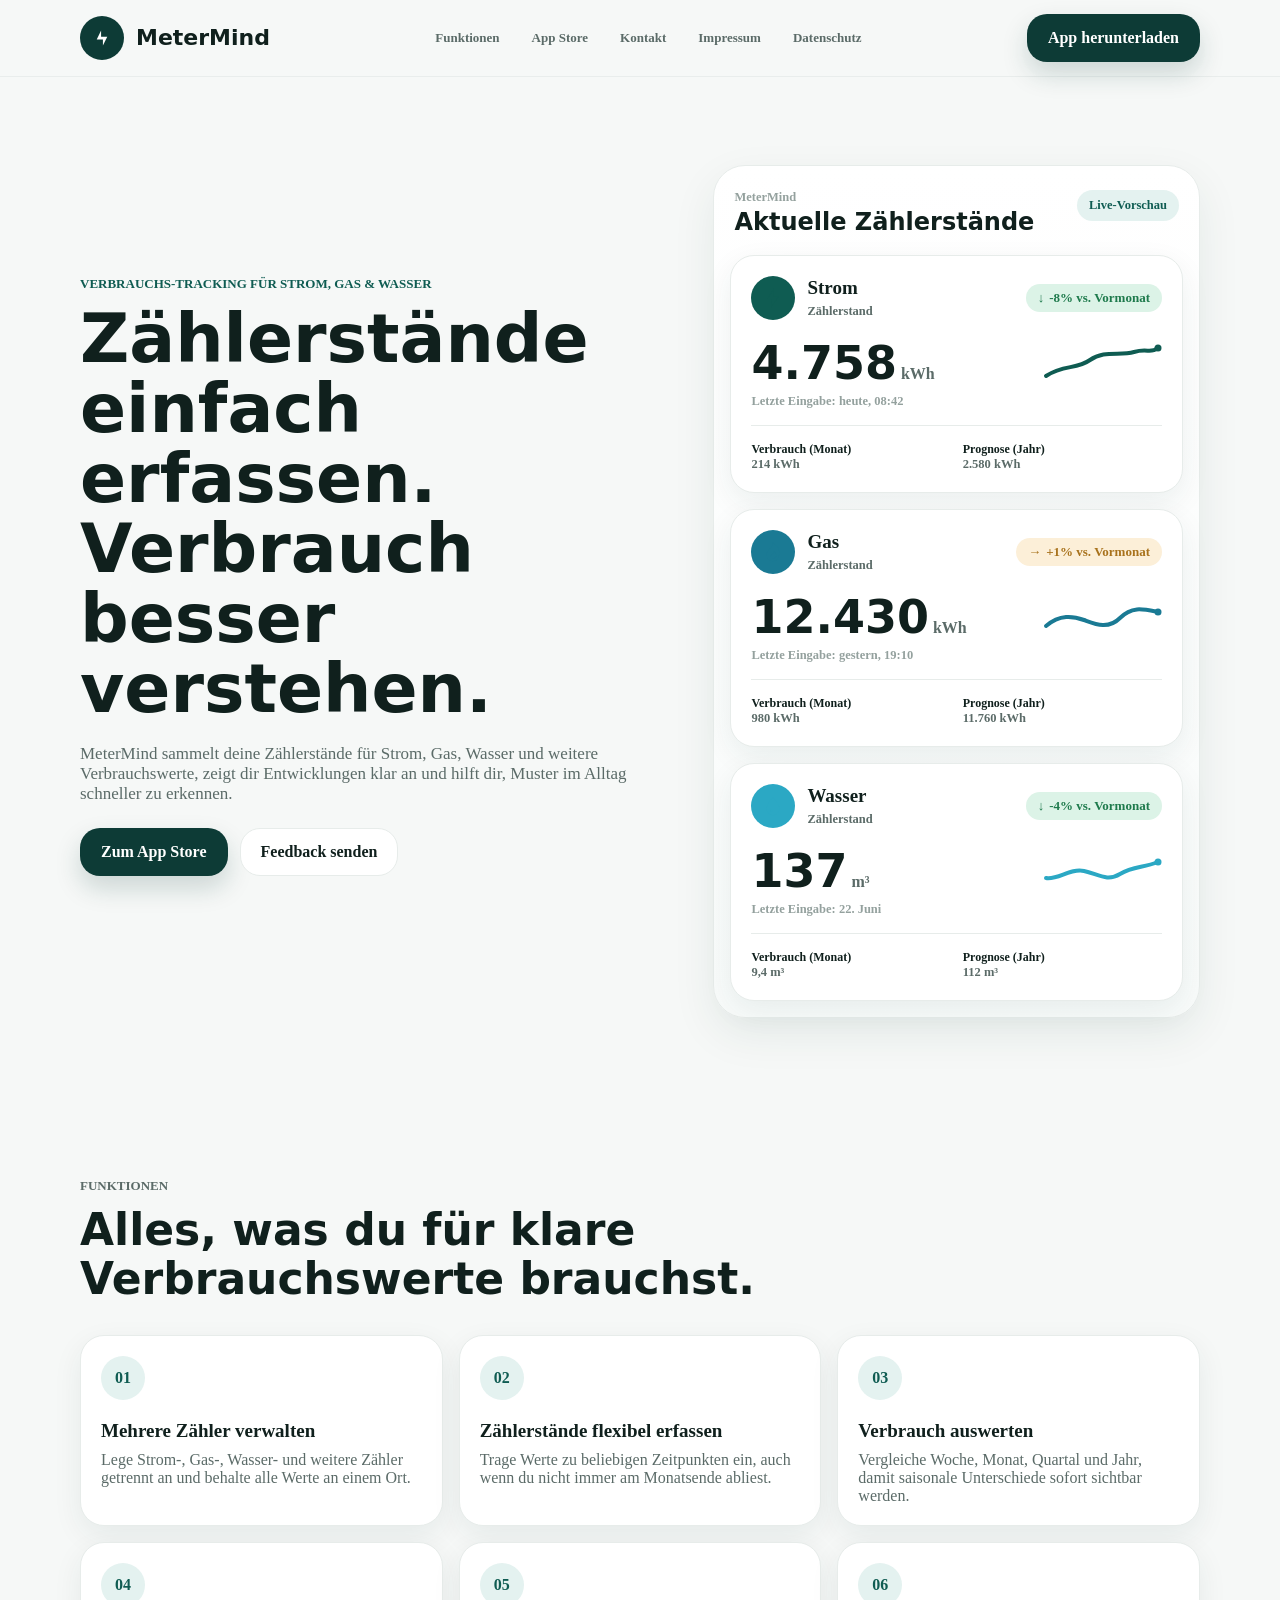
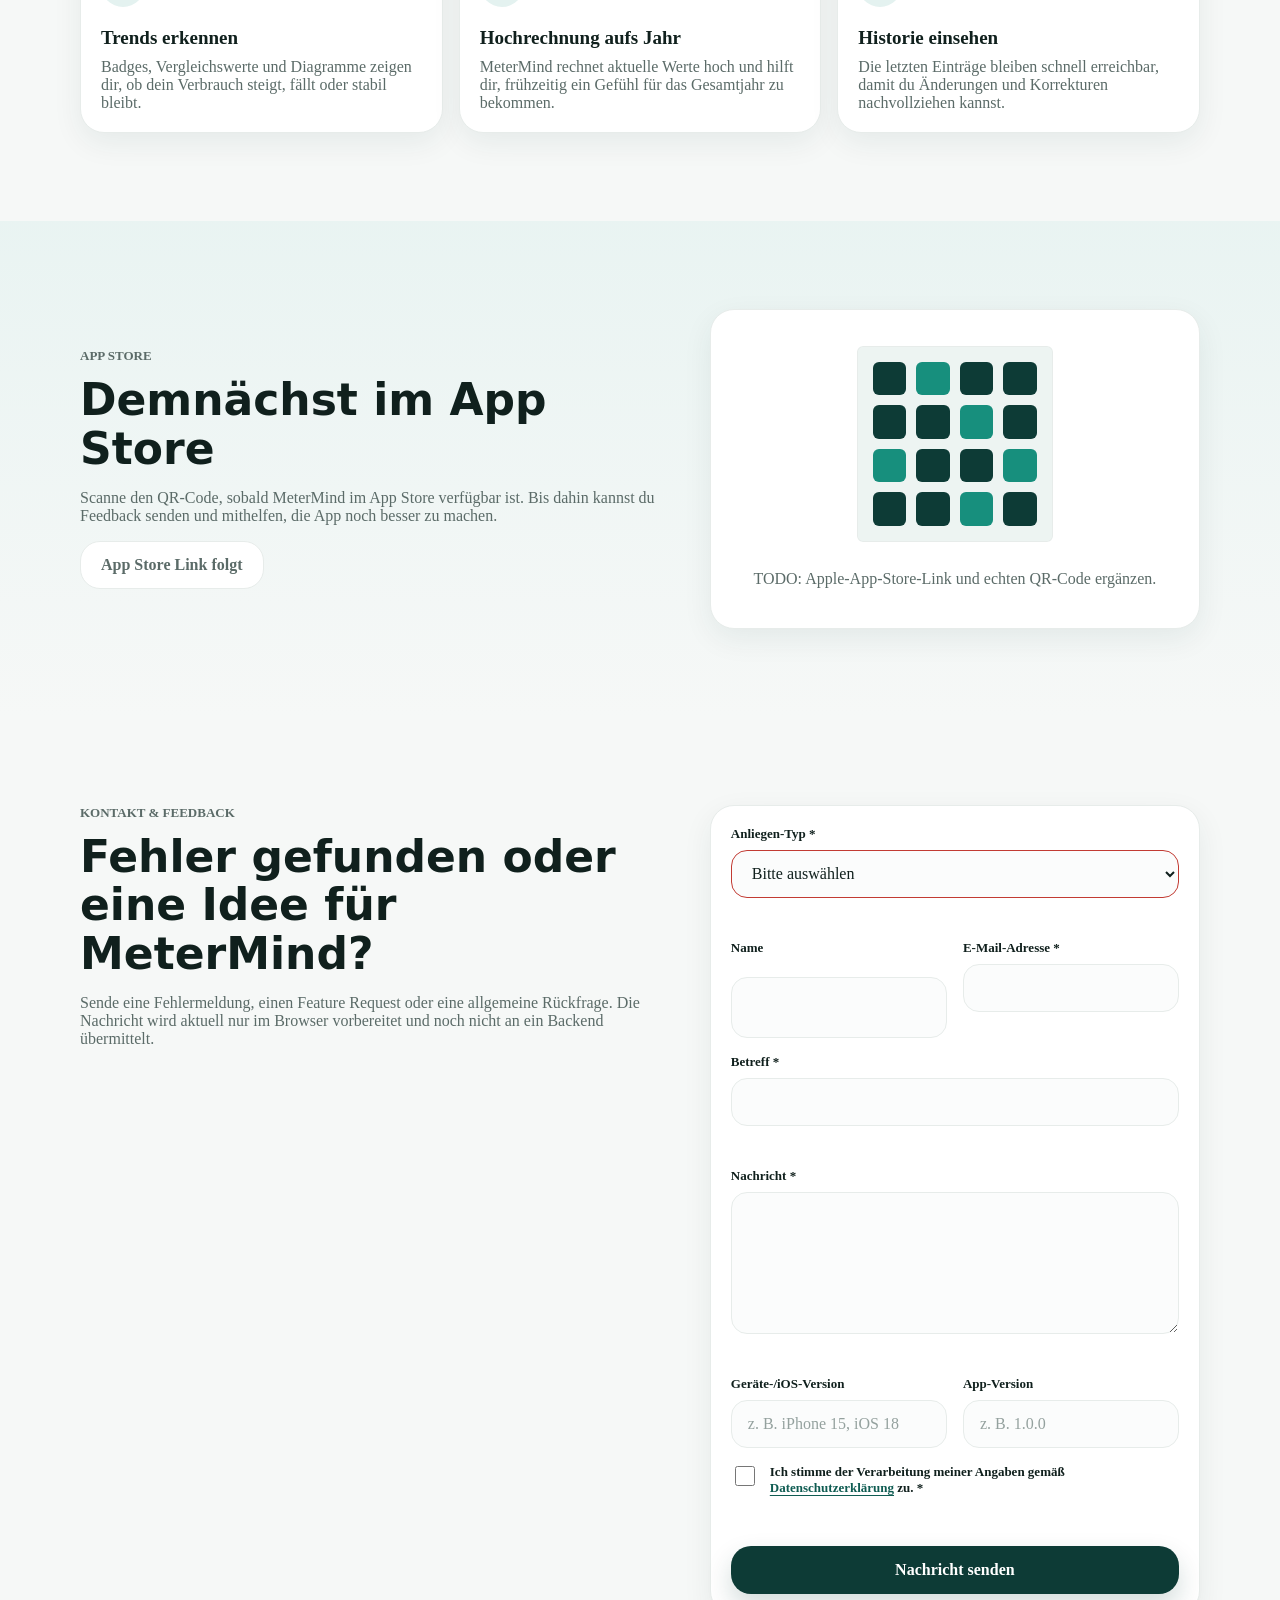
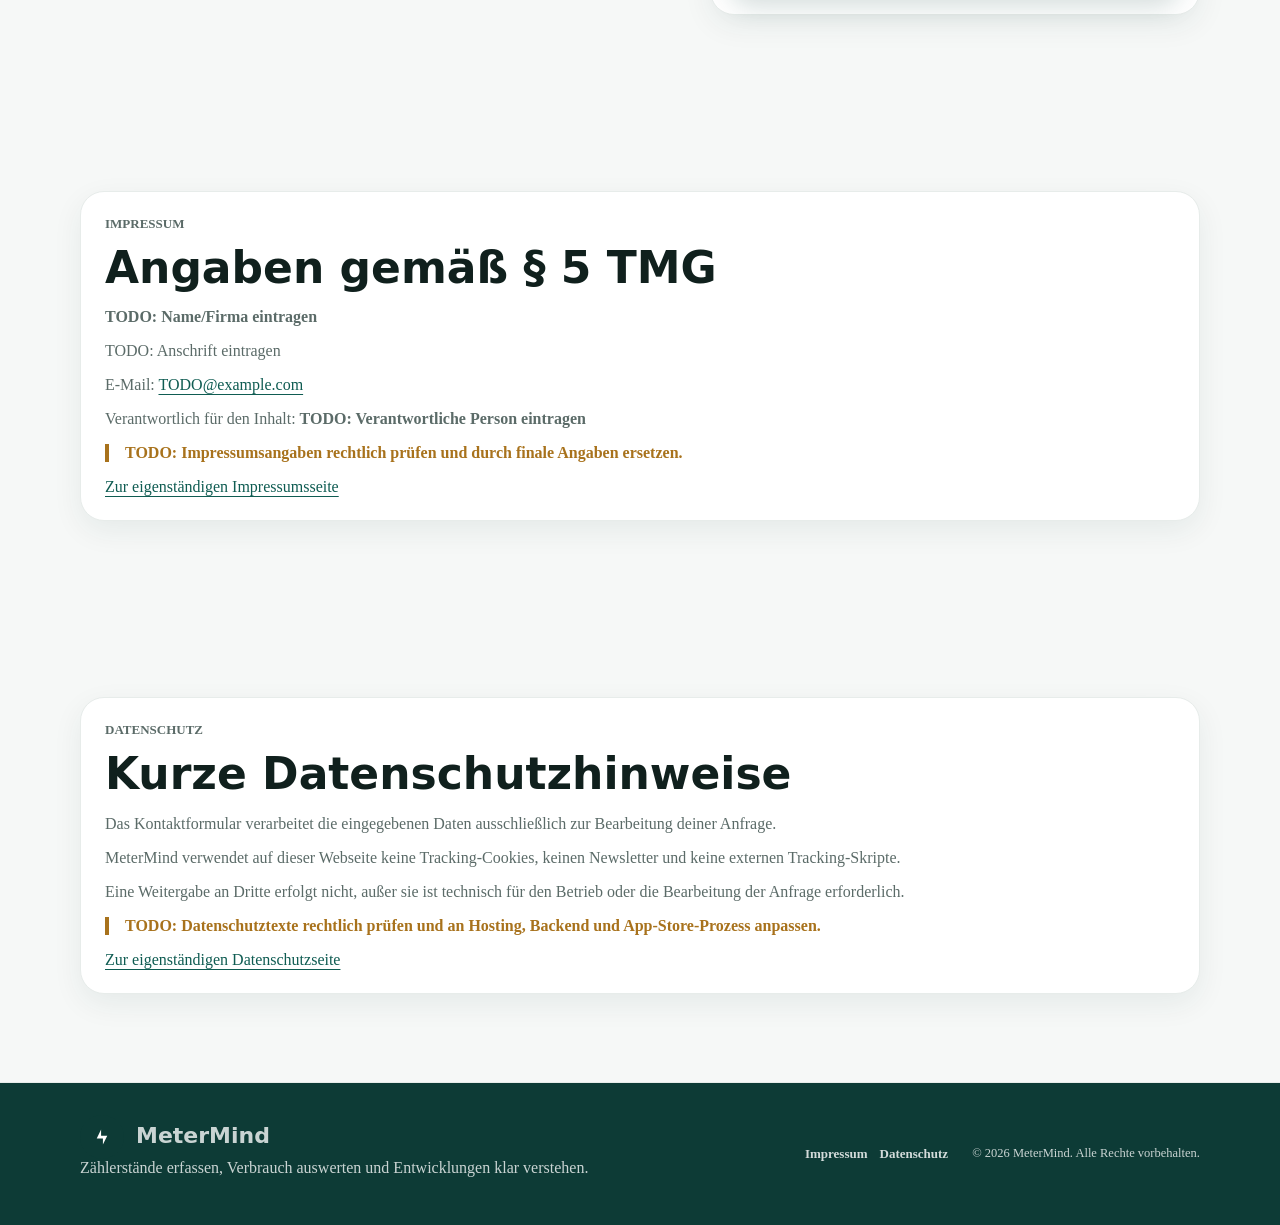
<file: Website/index.html>
<!doctype html>
<html lang="de">
  <head>
    <meta charset="utf-8">
    <meta name="viewport" content="width=device-width, initial-scale=1">
    <meta name="description" content="MeterMind hilft dir, Zählerstände für Strom, Gas, Wasser und weitere Verbrauchswerte einfach zu erfassen und auszuwerten.">
    <title>MeterMind - Zählerstände einfach erfassen</title>
    <link rel="icon" href="./favicon.svg" type="image/svg+xml">
    <link rel="stylesheet" href="./styles.css">
  </head>
  <body>
    <a class="skip-link" href="#main">Zum Inhalt springen</a>

    <header class="site-header" aria-label="Hauptnavigation">
      <div class="container header-shell">
        <a class="brand" href="#top" aria-label="MeterMind Startseite">
          <span class="brand-mark" aria-hidden="true">
            <svg viewBox="0 0 24 24" role="img">
              <path d="M6.25 13.5 11 3.75v6.75h6.75L13 20.25V13.5H6.25Z"></path>
            </svg>
          </span>
          <span>MeterMind</span>
        </a>

        <nav class="nav-links" aria-label="Seitenbereiche">
          <a href="#funktionen">Funktionen</a>
          <a href="#app-store">App Store</a>
          <a href="#kontakt">Kontakt</a>
          <a href="#impressum">Impressum</a>
          <a href="#datenschutz">Datenschutz</a>
        </nav>

        <a class="button button-primary header-cta" href="#app-store">App herunterladen</a>
      </div>
    </header>

    <main id="main">
      <section id="top" class="hero section">
        <div class="container hero-grid">
          <div class="hero-copy">
            <p class="eyebrow">Verbrauchs-Tracking für Strom, Gas & Wasser</p>
            <h1>Zählerstände einfach erfassen. Verbrauch besser verstehen.</h1>
            <p class="hero-text">
              MeterMind sammelt deine Zählerstände für Strom, Gas, Wasser und weitere Verbrauchswerte, zeigt dir Entwicklungen klar an und hilft dir, Muster im Alltag schneller zu erkennen.
            </p>
            <div class="hero-actions" aria-label="Primäre Aktionen">
              <a class="button button-primary" href="#app-store">Zum App Store</a>
              <a class="button button-secondary" href="#kontakt">Feedback senden</a>
            </div>
          </div>

          <div class="app-preview" aria-label="App-Vorschau mit Beispielwerten">
            <div class="preview-bar">
              <div>
                <p class="preview-kicker">MeterMind</p>
                <h2>Aktuelle Zählerstände</h2>
              </div>
              <span class="preview-pill">Live-Vorschau</span>
            </div>

            <article class="metric-card metric-strom">
              <div class="metric-head">
                <div class="metric-title-row">
                  <span class="metric-icon" aria-hidden="true">
                    <svg viewBox="0 0 24 24"><path d="M13 2 5.8 13h5.1L10 22l8.2-12h-5.4L13 2Z"></path></svg>
                  </span>
                  <div>
                    <h3>Strom</h3>
                    <p>Zählerstand</p>
                  </div>
                </div>
                <span class="trend trend-positive"><span aria-hidden="true">↓</span> -8% vs. Vormonat</span>
              </div>
              <div class="metric-body">
                <p class="metric-value"><span>4.758</span> <small>kWh</small></p>
                <svg class="sparkline" viewBox="0 0 120 42" aria-hidden="true">
                  <path d="M4 34 C22 22, 34 28, 48 18 S78 14, 92 10 S108 12, 116 6"></path>
                  <circle cx="116" cy="6" r="3.5"></circle>
                </svg>
              </div>
              <p class="metric-meta">Letzte Eingabe: heute, 08:42</p>
              <div class="metric-footer">
                <span><strong>Verbrauch (Monat)</strong> 214 kWh</span>
                <span><strong>Prognose (Jahr)</strong> 2.580 kWh</span>
              </div>
            </article>

            <article class="metric-card metric-gas">
              <div class="metric-head">
                <div class="metric-title-row">
                  <span class="metric-icon" aria-hidden="true">
                    <svg viewBox="0 0 24 24"><path d="M12.2 22c-4 0-7.1-2.8-7.1-6.7 0-3 1.7-5 3.8-7.1C10.4 6.6 12 4.9 12 2c3.8 2.3 7 6.5 7 10.8 0 5.7-3.7 9.2-6.8 9.2Zm.2-3.2c1.8 0 3.2-1.2 3.2-3 0-1.9-1.1-3.4-2.5-4.8-.3 1.5-1.1 2.5-2 3.4-.8.8-1.4 1.5-1.4 2.4 0 1.2 1.1 2 2.7 2Z"></path></svg>
                  </span>
                  <div>
                    <h3>Gas</h3>
                    <p>Zählerstand</p>
                  </div>
                </div>
                <span class="trend trend-neutral"><span aria-hidden="true">→</span> +1% vs. Vormonat</span>
              </div>
              <div class="metric-body">
                <p class="metric-value"><span>12.430</span> <small>kWh</small></p>
                <svg class="sparkline" viewBox="0 0 120 42" aria-hidden="true">
                  <path d="M4 30 C18 18, 31 20, 42 24 S66 34, 78 22 S101 13, 116 16"></path>
                  <circle cx="116" cy="16" r="3.5"></circle>
                </svg>
              </div>
              <p class="metric-meta">Letzte Eingabe: gestern, 19:10</p>
              <div class="metric-footer">
                <span><strong>Verbrauch (Monat)</strong> 980 kWh</span>
                <span><strong>Prognose (Jahr)</strong> 11.760 kWh</span>
              </div>
            </article>

            <article class="metric-card metric-wasser">
              <div class="metric-head">
                <div class="metric-title-row">
                  <span class="metric-icon" aria-hidden="true">
                    <svg viewBox="0 0 24 24"><path d="M12 22a7 7 0 0 1-7-7c0-4.7 5.2-10.6 6.5-12a.7.7 0 0 1 1 0C13.8 4.4 19 10.3 19 15a7 7 0 0 1-7 7Zm-3.2-6.8a3.2 3.2 0 0 0 3.2 3.2"></path></svg>
                  </span>
                  <div>
                    <h3>Wasser</h3>
                    <p>Zählerstand</p>
                  </div>
                </div>
                <span class="trend trend-positive"><span aria-hidden="true">↓</span> -4% vs. Vormonat</span>
              </div>
              <div class="metric-body">
                <p class="metric-value"><span>137</span> <small>m³</small></p>
                <svg class="sparkline" viewBox="0 0 120 42" aria-hidden="true">
                  <path d="M4 28 C16 30, 28 18, 42 21 S65 32, 78 24 S101 18, 116 12"></path>
                  <circle cx="116" cy="12" r="3.5"></circle>
                </svg>
              </div>
              <p class="metric-meta">Letzte Eingabe: 22. Juni</p>
              <div class="metric-footer">
                <span><strong>Verbrauch (Monat)</strong> 9,4 m³</span>
                <span><strong>Prognose (Jahr)</strong> 112 m³</span>
              </div>
            </article>
          </div>
        </div>
      </section>

      <section id="funktionen" class="section">
        <div class="container">
          <div class="section-heading">
            <p class="eyebrow">Funktionen</p>
            <h2>Alles, was du für klare Verbrauchswerte brauchst.</h2>
          </div>
          <div class="feature-grid">
            <article class="feature-card">
              <span class="feature-icon" aria-hidden="true">01</span>
              <h3>Mehrere Zähler verwalten</h3>
              <p>Lege Strom-, Gas-, Wasser- und weitere Zähler getrennt an und behalte alle Werte an einem Ort.</p>
            </article>
            <article class="feature-card">
              <span class="feature-icon" aria-hidden="true">02</span>
              <h3>Zählerstände flexibel erfassen</h3>
              <p>Trage Werte zu beliebigen Zeitpunkten ein, auch wenn du nicht immer am Monatsende abliest.</p>
            </article>
            <article class="feature-card">
              <span class="feature-icon" aria-hidden="true">03</span>
              <h3>Verbrauch auswerten</h3>
              <p>Vergleiche Woche, Monat, Quartal und Jahr, damit saisonale Unterschiede sofort sichtbar werden.</p>
            </article>
            <article class="feature-card">
              <span class="feature-icon" aria-hidden="true">04</span>
              <h3>Trends erkennen</h3>
              <p>Badges, Vergleichswerte und Diagramme zeigen dir, ob dein Verbrauch steigt, fällt oder stabil bleibt.</p>
            </article>
            <article class="feature-card">
              <span class="feature-icon" aria-hidden="true">05</span>
              <h3>Hochrechnung aufs Jahr</h3>
              <p>MeterMind rechnet aktuelle Werte hoch und hilft dir, frühzeitig ein Gefühl für das Gesamtjahr zu bekommen.</p>
            </article>
            <article class="feature-card">
              <span class="feature-icon" aria-hidden="true">06</span>
              <h3>Historie einsehen</h3>
              <p>Die letzten Einträge bleiben schnell erreichbar, damit du Änderungen und Korrekturen nachvollziehen kannst.</p>
            </article>
          </div>
        </div>
      </section>

      <section id="app-store" class="section section-band">
        <div class="container app-store-grid">
          <div>
            <p class="eyebrow">App Store</p>
            <h2>Demnächst im App Store</h2>
            <p>
              Scanne den QR-Code, sobald MeterMind im App Store verfügbar ist. Bis dahin kannst du Feedback senden und mithelfen, die App noch besser zu machen.
            </p>
            <a class="button button-muted" href="#" aria-disabled="true" data-disabled-link>App Store Link folgt</a>
          </div>
          <div class="qr-panel" aria-label="Platzhalter für App-Store-QR-Code">
            <div class="qr-code" aria-hidden="true">
              <span></span><span></span><span></span><span></span>
              <span></span><span></span><span></span><span></span>
              <span></span><span></span><span></span><span></span>
              <span></span><span></span><span></span><span></span>
            </div>
            <p>TODO: Apple-App-Store-Link und echten QR-Code ergänzen.</p>
          </div>
        </div>
      </section>

      <section id="kontakt" class="section">
        <div class="container contact-grid">
          <div class="contact-copy">
            <p class="eyebrow">Kontakt & Feedback</p>
            <h2>Fehler gefunden oder eine Idee für MeterMind?</h2>
            <p>
              Sende eine Fehlermeldung, einen Feature Request oder eine allgemeine Rückfrage. Die Nachricht wird aktuell nur im Browser vorbereitet und noch nicht an ein Backend übermittelt.
            </p>
          </div>

          <form class="contact-form" id="feedbackForm" novalidate>
            <div class="form-status" id="formStatus" role="status" aria-live="polite"></div>
            <div class="field">
              <label for="type">Anliegen-Typ <span aria-hidden="true">*</span></label>
              <select id="type" name="type" required>
                <option value="">Bitte auswählen</option>
                <option>Fehler melden</option>
                <option>Feature Request</option>
                <option>Allgemeine Anfrage</option>
              </select>
              <p class="field-error" id="type-error"></p>
            </div>
            <div class="form-row">
              <div class="field">
                <label for="name">Name</label>
                <input id="name" name="name" type="text" autocomplete="name">
              </div>
              <div class="field">
                <label for="email">E-Mail-Adresse <span aria-hidden="true">*</span></label>
                <input id="email" name="email" type="email" autocomplete="email" required>
                <p class="field-error" id="email-error"></p>
              </div>
            </div>
            <div class="field">
              <label for="subject">Betreff <span aria-hidden="true">*</span></label>
              <input id="subject" name="subject" type="text" required>
              <p class="field-error" id="subject-error"></p>
            </div>
            <div class="field">
              <label for="message">Nachricht <span aria-hidden="true">*</span></label>
              <textarea id="message" name="message" rows="6" required></textarea>
              <p class="field-error" id="message-error"></p>
            </div>
            <div class="form-row">
              <div class="field">
                <label for="device">Geräte-/iOS-Version</label>
                <input id="device" name="device" type="text" placeholder="z. B. iPhone 15, iOS 18">
              </div>
              <div class="field">
                <label for="appVersion">App-Version</label>
                <input id="appVersion" name="appVersion" type="text" placeholder="z. B. 1.0.0">
              </div>
            </div>
            <div class="checkbox-field">
              <input id="privacy" name="privacy" type="checkbox" required>
              <label for="privacy">Ich stimme der Verarbeitung meiner Angaben gemäß <a href="#datenschutz">Datenschutzerklärung</a> zu. <span aria-hidden="true">*</span></label>
            </div>
            <p class="field-error" id="privacy-error"></p>
            <button class="button button-primary" type="submit">Nachricht senden</button>
          </form>
        </div>
      </section>

      <section id="impressum" class="section legal-section">
        <div class="container legal-card">
          <p class="eyebrow">Impressum</p>
          <h2>Angaben gemäß § 5 TMG</h2>
          <p><strong>TODO: Name/Firma eintragen</strong></p>
          <p>TODO: Anschrift eintragen</p>
          <p>E-Mail: <a href="mailto:TODO@example.com">TODO@example.com</a></p>
          <p>Verantwortlich für den Inhalt: <strong>TODO: Verantwortliche Person eintragen</strong></p>
          <p class="todo-note">TODO: Impressumsangaben rechtlich prüfen und durch finale Angaben ersetzen.</p>
          <p><a href="./impressum/">Zur eigenständigen Impressumsseite</a></p>
        </div>
      </section>

      <section id="datenschutz" class="section legal-section">
        <div class="container legal-card">
          <p class="eyebrow">Datenschutz</p>
          <h2>Kurze Datenschutzhinweise</h2>
          <p>Das Kontaktformular verarbeitet die eingegebenen Daten ausschließlich zur Bearbeitung deiner Anfrage.</p>
          <p>MeterMind verwendet auf dieser Webseite keine Tracking-Cookies, keinen Newsletter und keine externen Tracking-Skripte.</p>
          <p>Eine Weitergabe an Dritte erfolgt nicht, außer sie ist technisch für den Betrieb oder die Bearbeitung der Anfrage erforderlich.</p>
          <p class="todo-note">TODO: Datenschutztexte rechtlich prüfen und an Hosting, Backend und App-Store-Prozess anpassen.</p>
          <p><a href="./datenschutz/">Zur eigenständigen Datenschutzseite</a></p>
        </div>
      </section>
    </main>

    <footer class="site-footer">
      <div class="container footer-grid">
        <div>
          <a class="brand footer-brand" href="#top" aria-label="MeterMind Startseite">
            <span class="brand-mark" aria-hidden="true">
              <svg viewBox="0 0 24 24"><path d="M6.25 13.5 11 3.75v6.75h6.75L13 20.25V13.5H6.25Z"></path></svg>
            </span>
            <span>MeterMind</span>
          </a>
          <p>Zählerstände erfassen, Verbrauch auswerten und Entwicklungen klar verstehen.</p>
        </div>
        <nav aria-label="Footer Navigation">
          <a href="#impressum">Impressum</a>
          <a href="#datenschutz">Datenschutz</a>
        </nav>
        <p class="copyright">© <span id="year"></span> MeterMind. Alle Rechte vorbehalten.</p>
      </div>
    </footer>

    <script src="./script.js"></script>
  </body>
</html>
</file>
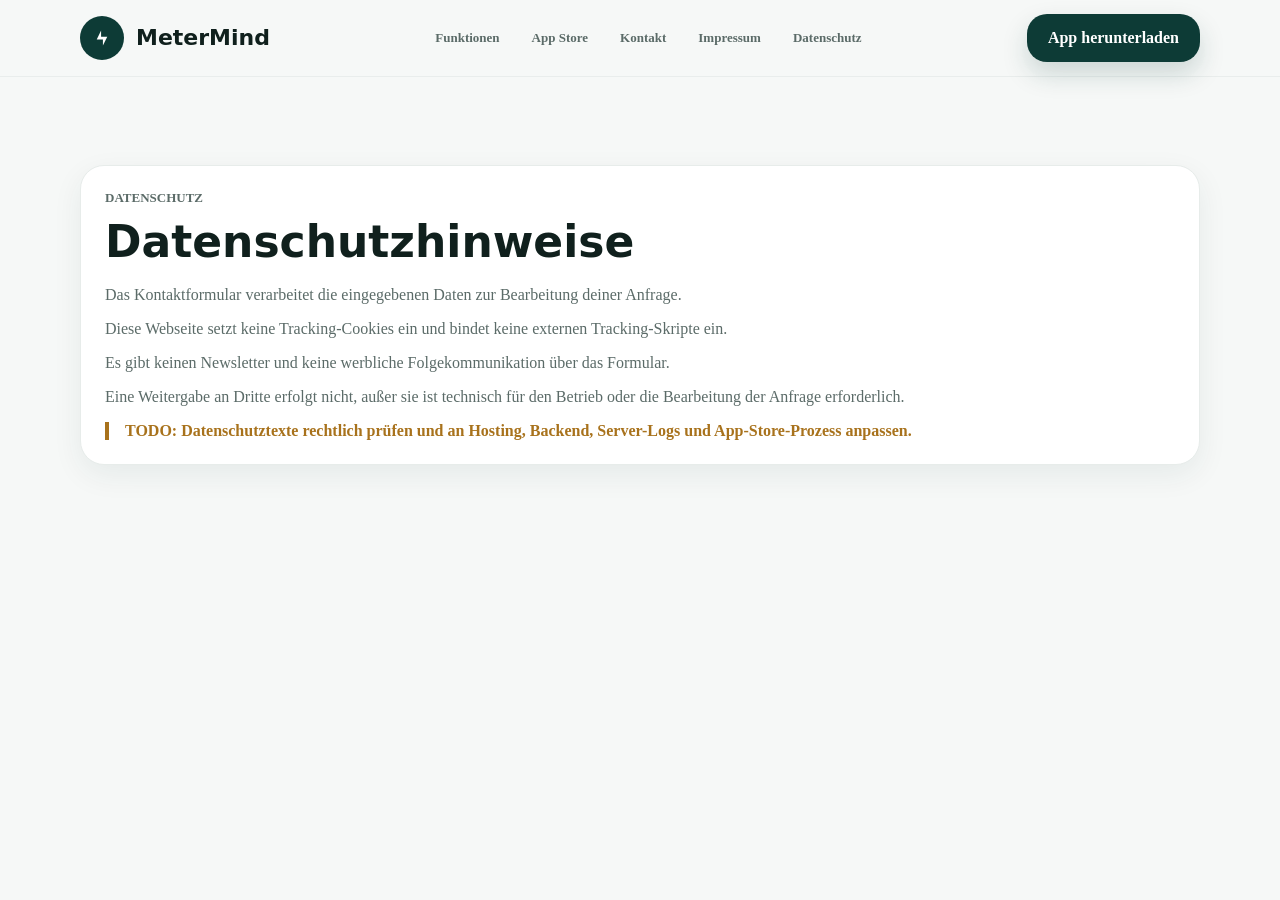
<file: Website/datenschutz/index.html>
<!doctype html>
<html lang="de">
  <head>
    <meta charset="utf-8">
    <meta name="viewport" content="width=device-width, initial-scale=1">
    <meta name="description" content="Datenschutzhinweise der MeterMind Webseite.">
    <title>Datenschutz - MeterMind</title>
    <link rel="icon" href="../favicon.svg" type="image/svg+xml">
    <link rel="stylesheet" href="../styles.css">
  </head>
  <body>
    <header class="site-header" aria-label="Hauptnavigation">
      <div class="container header-shell">
        <a class="brand" href="../">
          <span class="brand-mark" aria-hidden="true">
            <svg viewBox="0 0 24 24"><path d="M6.25 13.5 11 3.75v6.75h6.75L13 20.25V13.5H6.25Z"></path></svg>
          </span>
          <span>MeterMind</span>
        </a>
        <nav class="nav-links" aria-label="Seitenbereiche">
          <a href="../#funktionen">Funktionen</a>
          <a href="../#app-store">App Store</a>
          <a href="../#kontakt">Kontakt</a>
          <a href="../impressum/">Impressum</a>
          <a href="../datenschutz/">Datenschutz</a>
        </nav>
        <a class="button button-primary header-cta" href="../#app-store">App herunterladen</a>
      </div>
    </header>
    <main class="section">
      <article class="container legal-card">
        <p class="eyebrow">Datenschutz</p>
        <h1>Datenschutzhinweise</h1>
        <p>Das Kontaktformular verarbeitet die eingegebenen Daten zur Bearbeitung deiner Anfrage.</p>
        <p>Diese Webseite setzt keine Tracking-Cookies ein und bindet keine externen Tracking-Skripte ein.</p>
        <p>Es gibt keinen Newsletter und keine werbliche Folgekommunikation über das Formular.</p>
        <p>Eine Weitergabe an Dritte erfolgt nicht, außer sie ist technisch für den Betrieb oder die Bearbeitung der Anfrage erforderlich.</p>
        <p class="todo-note">TODO: Datenschutztexte rechtlich prüfen und an Hosting, Backend, Server-Logs und App-Store-Prozess anpassen.</p>
      </article>
    </main>
  </body>
</html>
</file>
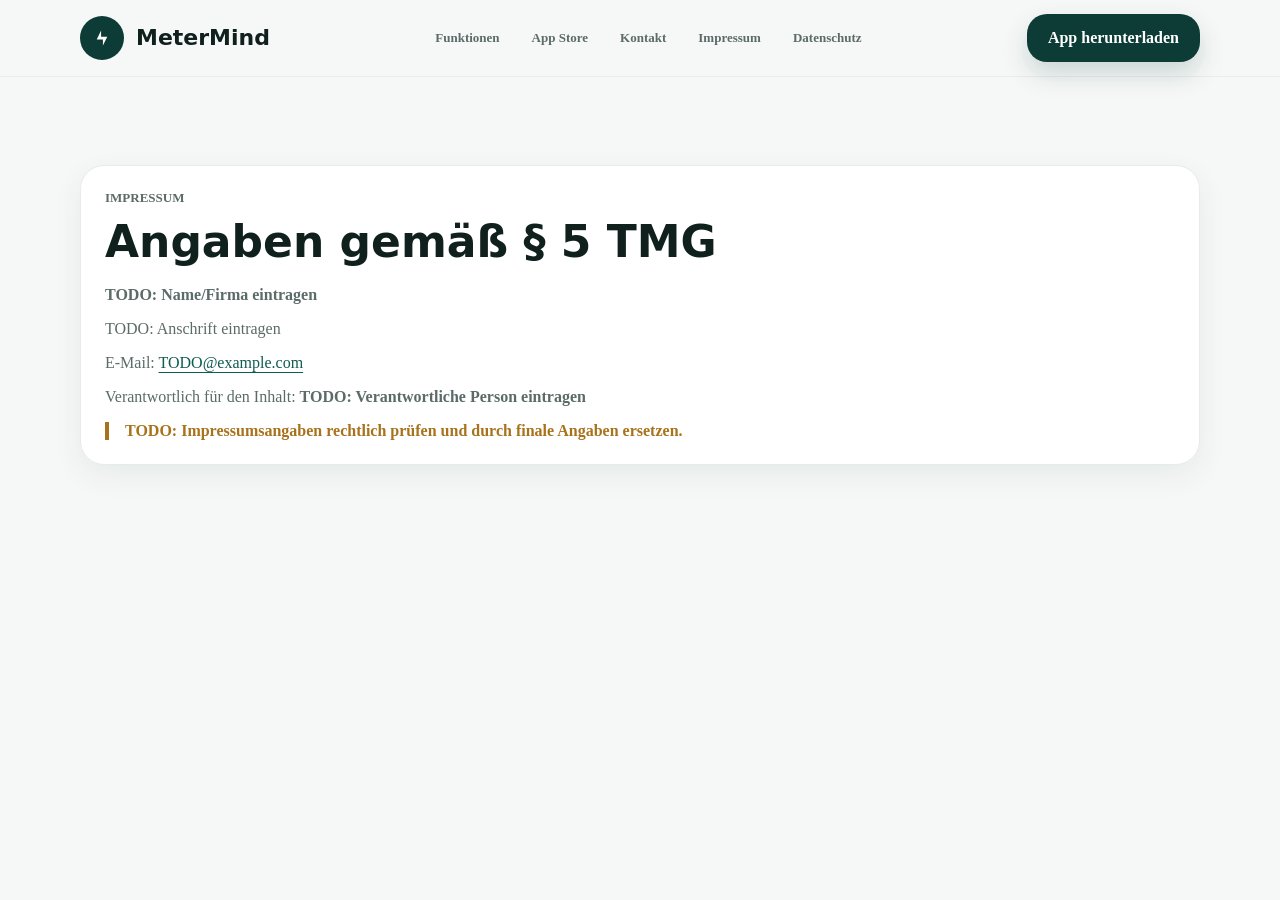
<file: Website/impressum/index.html>
<!doctype html>
<html lang="de">
  <head>
    <meta charset="utf-8">
    <meta name="viewport" content="width=device-width, initial-scale=1">
    <meta name="description" content="Impressum der MeterMind Webseite.">
    <title>Impressum - MeterMind</title>
    <link rel="icon" href="../favicon.svg" type="image/svg+xml">
    <link rel="stylesheet" href="../styles.css">
  </head>
  <body>
    <header class="site-header" aria-label="Hauptnavigation">
      <div class="container header-shell">
        <a class="brand" href="../">
          <span class="brand-mark" aria-hidden="true">
            <svg viewBox="0 0 24 24"><path d="M6.25 13.5 11 3.75v6.75h6.75L13 20.25V13.5H6.25Z"></path></svg>
          </span>
          <span>MeterMind</span>
        </a>
        <nav class="nav-links" aria-label="Seitenbereiche">
          <a href="../#funktionen">Funktionen</a>
          <a href="../#app-store">App Store</a>
          <a href="../#kontakt">Kontakt</a>
          <a href="../impressum/">Impressum</a>
          <a href="../datenschutz/">Datenschutz</a>
        </nav>
        <a class="button button-primary header-cta" href="../#app-store">App herunterladen</a>
      </div>
    </header>
    <main class="section">
      <article class="container legal-card">
        <p class="eyebrow">Impressum</p>
        <h1>Angaben gemäß § 5 TMG</h1>
        <p><strong>TODO: Name/Firma eintragen</strong></p>
        <p>TODO: Anschrift eintragen</p>
        <p>E-Mail: <a href="mailto:TODO@example.com">TODO@example.com</a></p>
        <p>Verantwortlich für den Inhalt: <strong>TODO: Verantwortliche Person eintragen</strong></p>
        <p class="todo-note">TODO: Impressumsangaben rechtlich prüfen und durch finale Angaben ersetzen.</p>
      </article>
    </main>
  </body>
</html>
</file>
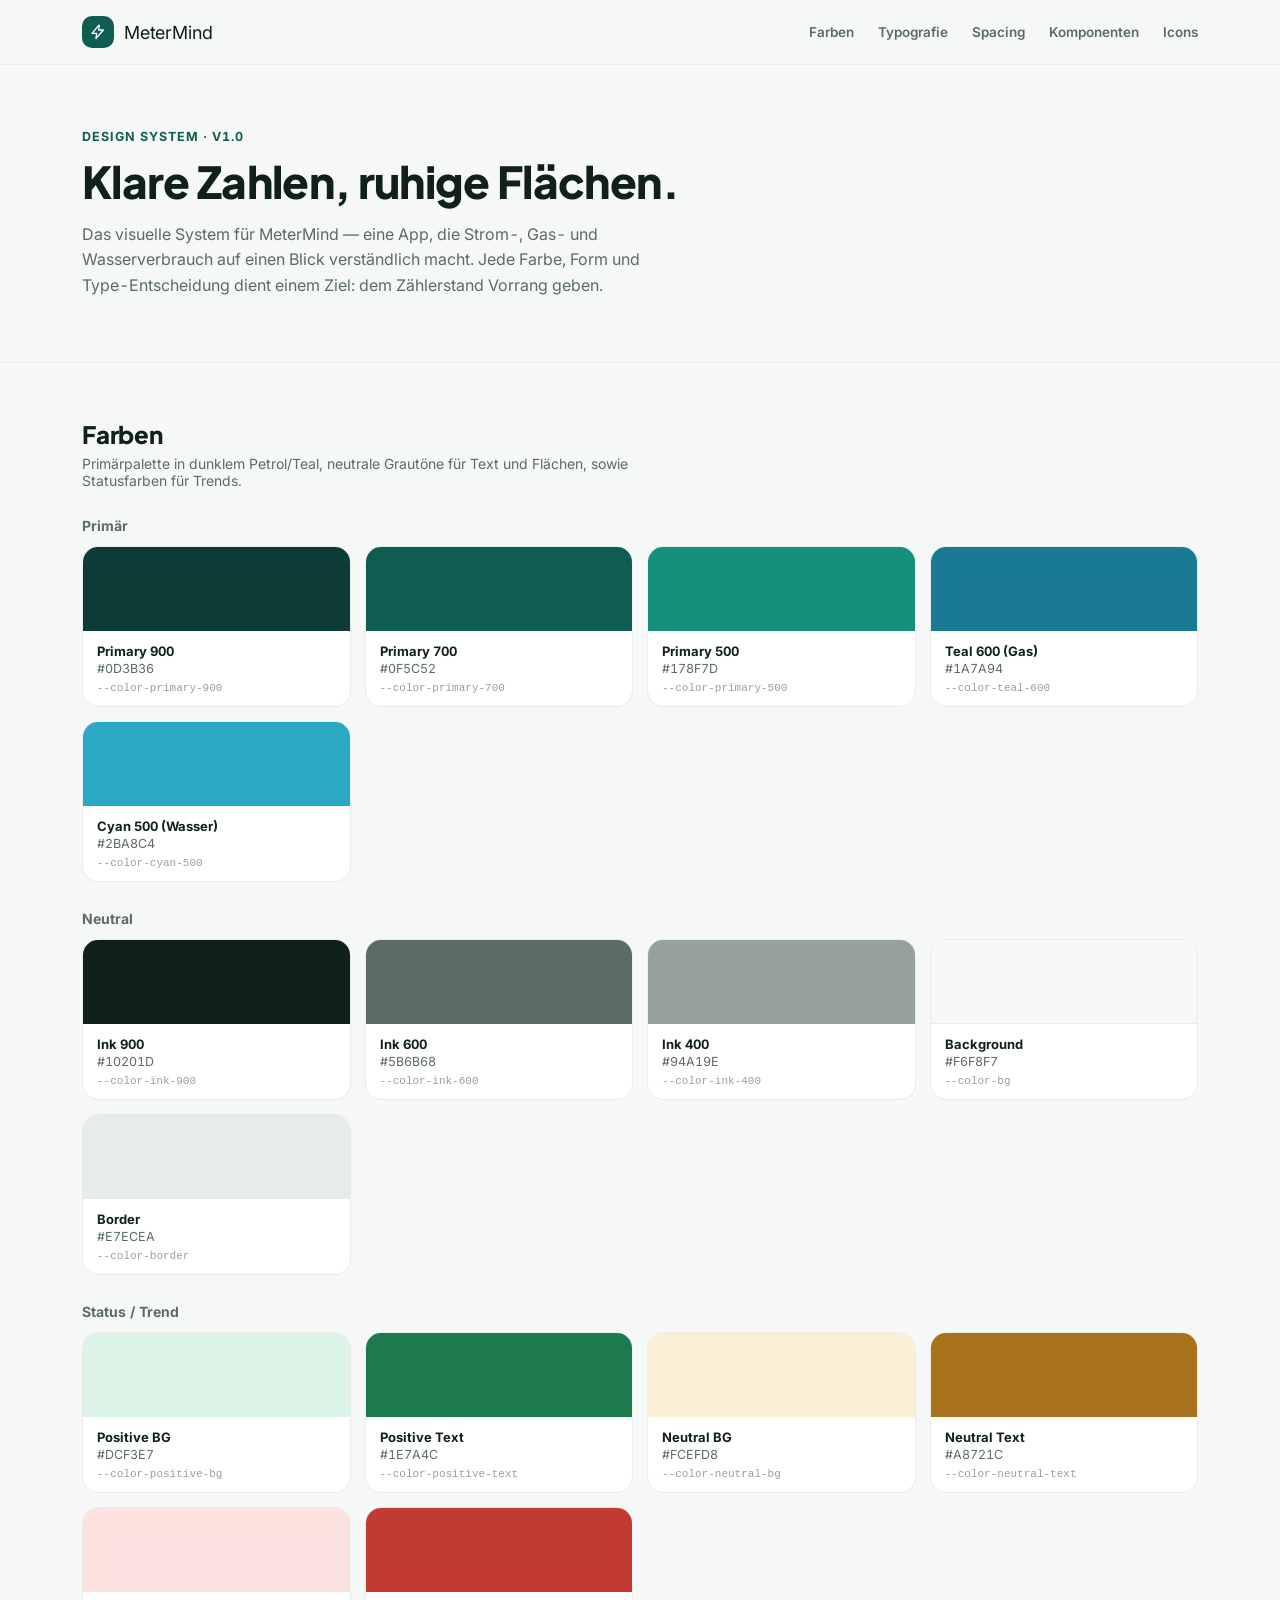
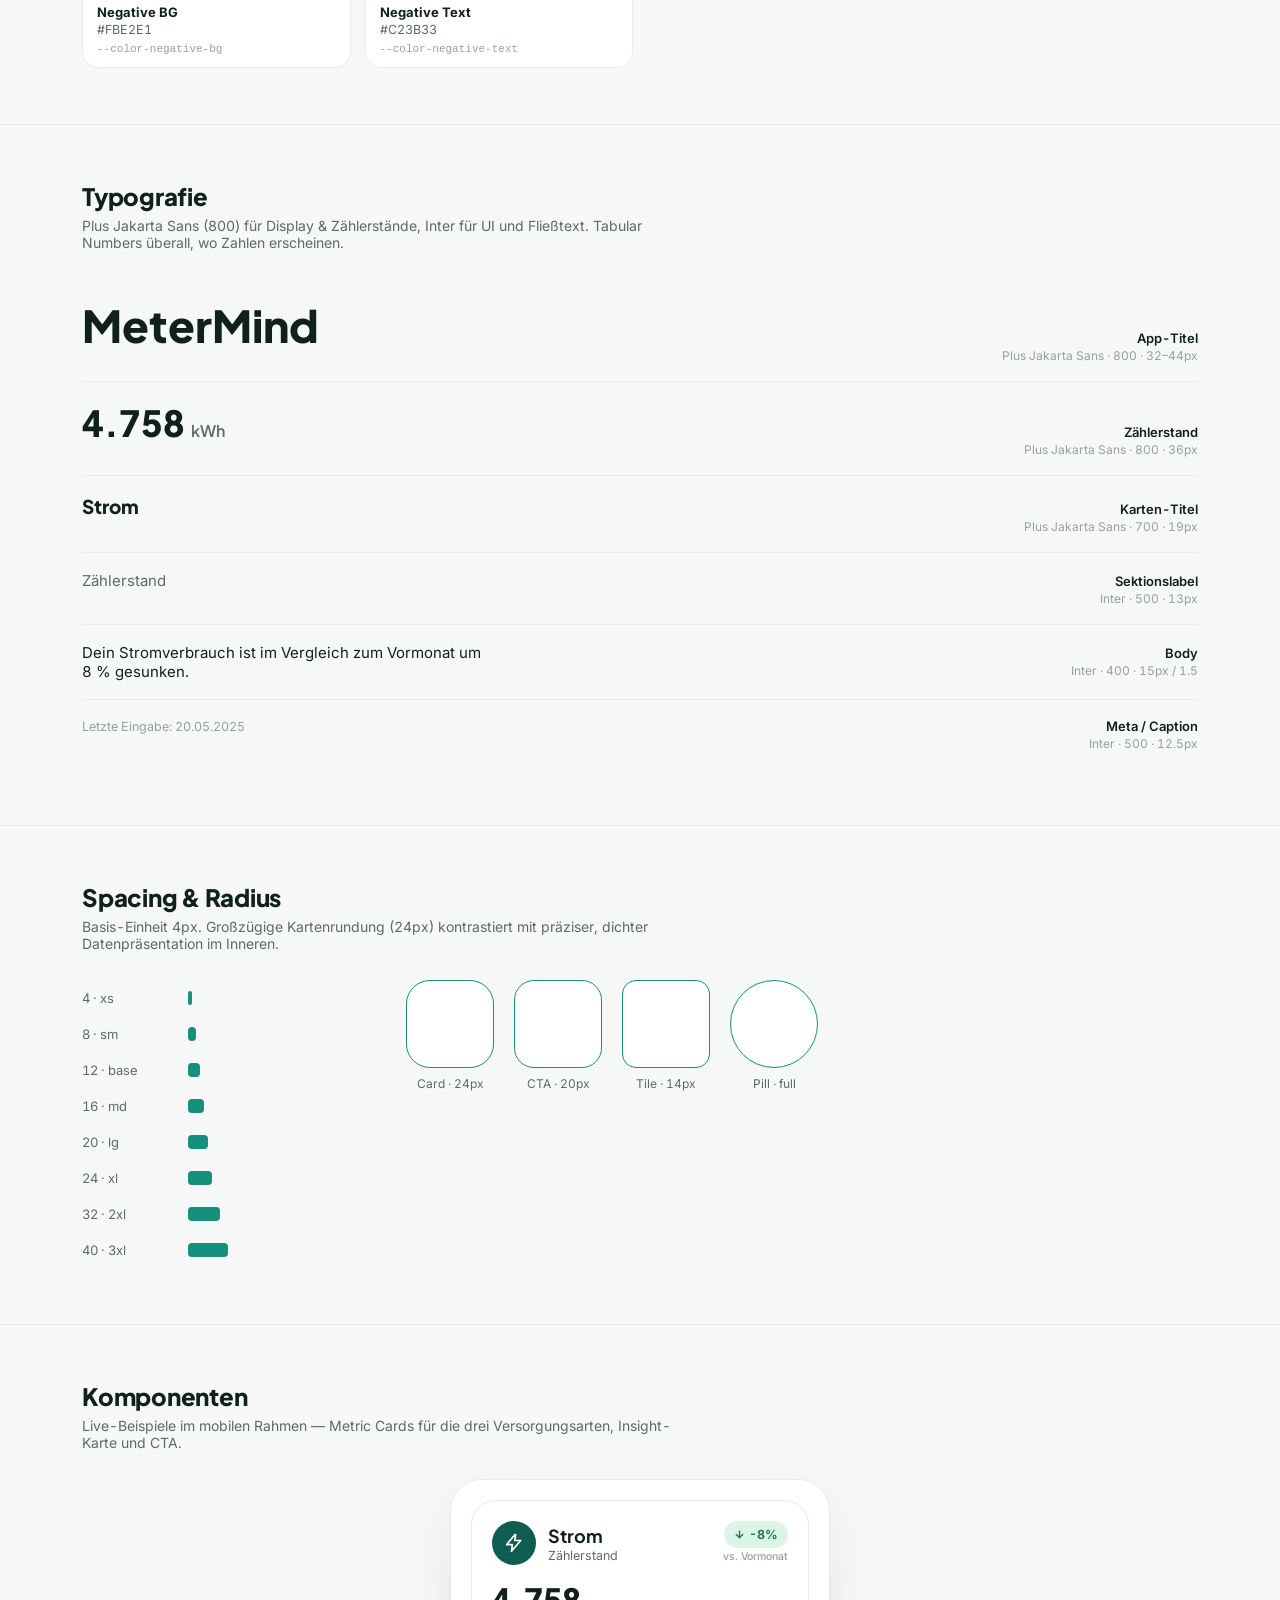
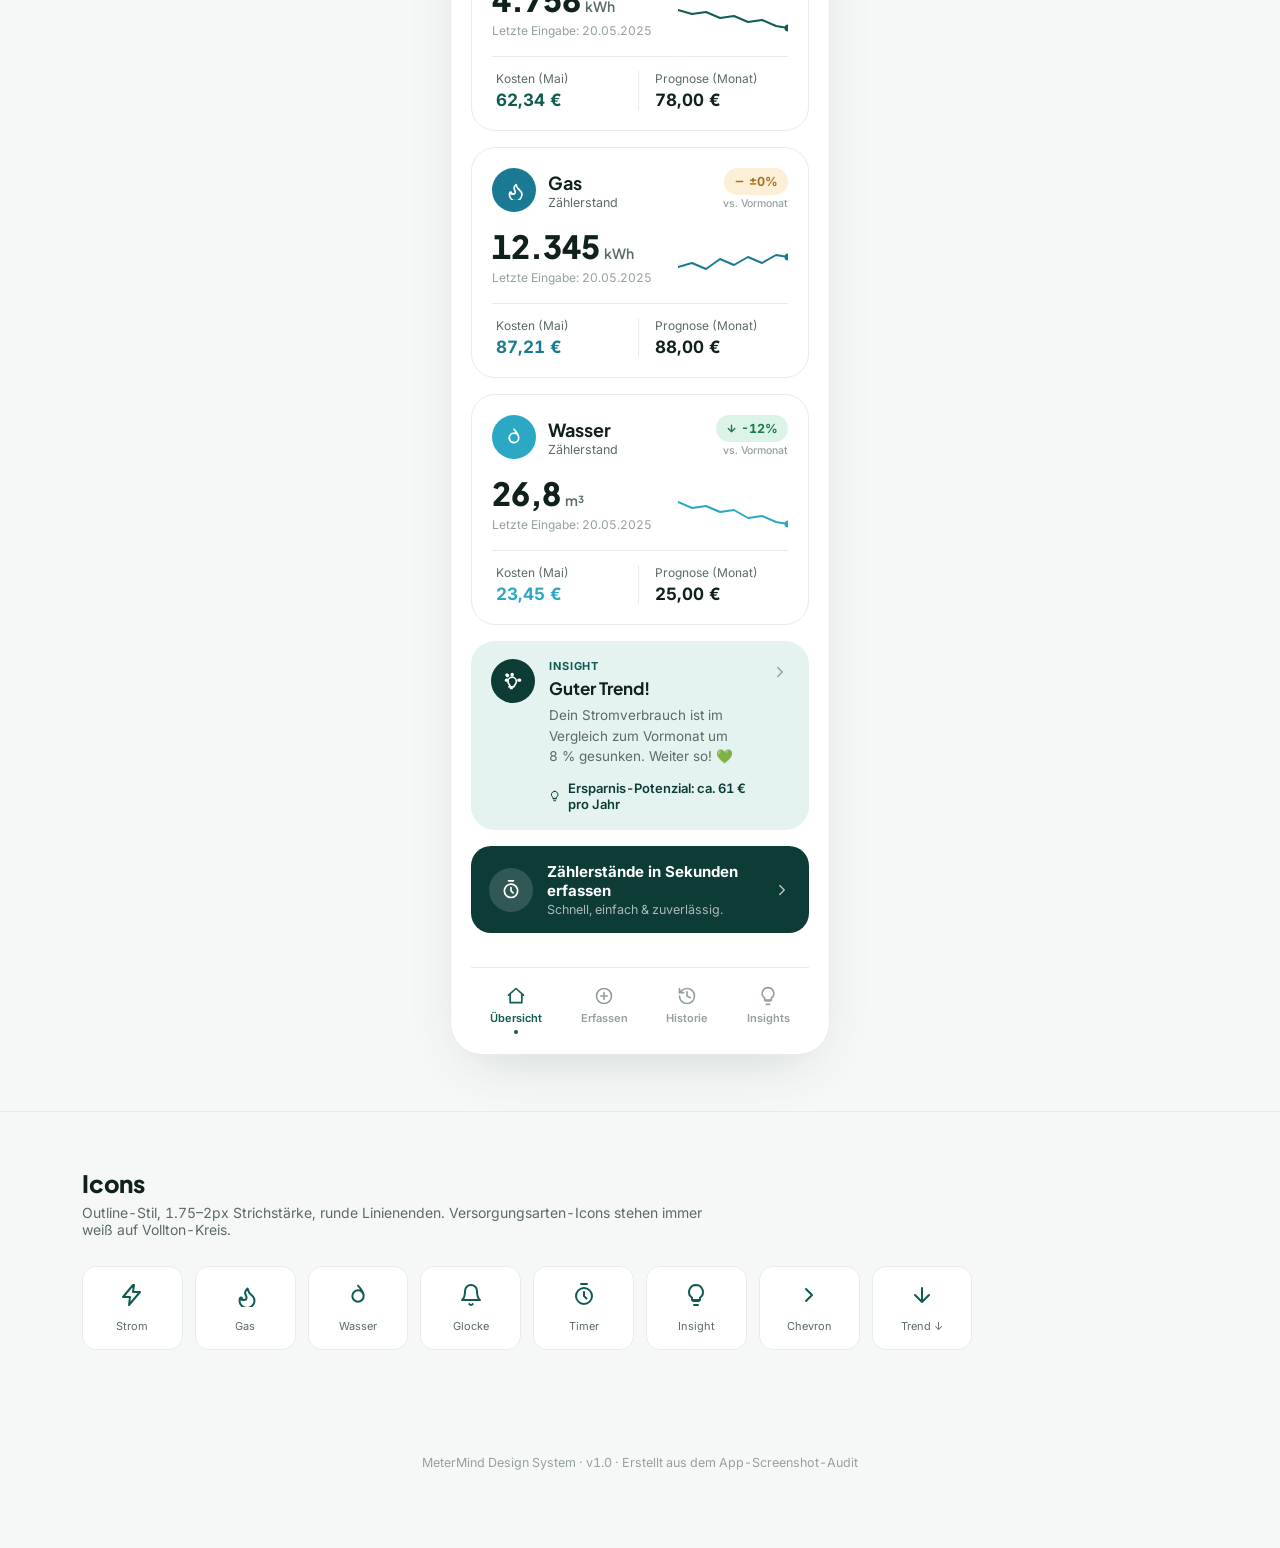
<file: Docs/design-system.html>
<!DOCTYPE html>
<html lang="de">
<head>
<meta charset="UTF-8">
<meta name="viewport" content="width=device-width, initial-scale=1.0">
<title>MeterMind — Design System</title>
<link rel="preconnect" href="https://fonts.googleapis.com">
<link href="https://fonts.googleapis.com/css2?family=Plus+Jakarta+Sans:wght@500;700;800&family=Inter:wght@400;500;600;700&display=swap" rel="stylesheet">
<style>
  :root{
    --color-primary-900:#0D3B36;
    --color-primary-700:#0F5C52;
    --color-primary-500:#178F7D;
    --color-teal-600:#1A7A94;
    --color-cyan-500:#2BA8C4;

    --color-ink-900:#10201D;
    --color-ink-600:#5B6B68;
    --color-ink-400:#94A19E;
    --color-surface:#FFFFFF;
    --color-bg:#F6F8F7;
    --color-border:#E7ECEA;

    --color-positive-bg:#DCF3E7;
    --color-positive-text:#1E7A4C;
    --color-neutral-bg:#FCEFD8;
    --color-neutral-text:#A8721C;
    --color-negative-bg:#FBE2E1;
    --color-negative-text:#C23B33;

    --color-strom:#0F5C52;
    --color-gas:#1A7A94;
    --color-wasser:#2BA8C4;

    --radius-card:24px;
    --radius-badge:999px;
    --radius-icon:999px;
    --radius-cta:20px;
  }

  *{box-sizing:border-box;}
  html{scroll-behavior:smooth;}
  body{
    margin:0;
    background:var(--color-bg);
    color:var(--color-ink-900);
    font-family:'Inter',sans-serif;
    font-variant-numeric:tabular-nums;
    -webkit-font-smoothing:antialiased;
  }

  h1,h2,h3,.display{
    font-family:'Plus Jakarta Sans',sans-serif;
    font-weight:800;
    margin:0;
  }

  a{color:inherit;}

  /* ===== Layout shell ===== */
  .topbar{
    position:sticky; top:0; z-index:50;
    background:rgba(246,248,247,0.9);
    backdrop-filter:blur(8px);
    border-bottom:1px solid var(--color-border);
  }
  .topbar-inner{
    max-width:1180px; margin:0 auto;
    padding:16px 32px;
    display:flex; align-items:center; justify-content:space-between;
  }
  .brand{display:flex; align-items:center; gap:10px;}
  .brand-mark{
    width:32px; height:32px; border-radius:10px;
    background:var(--color-primary-700);
    display:flex; align-items:center; justify-content:center;
  }
  .brand-name{font-size:18px; letter-spacing:-0.01em;}
  .topbar nav{display:flex; gap:24px;}
  .topbar nav a{
    font-size:13.5px; font-weight:600; color:var(--color-ink-600);
    text-decoration:none; padding:6px 0;
  }
  .topbar nav a:hover{color:var(--color-primary-700);}

  .wrap{max-width:1180px; margin:0 auto; padding:0 32px;}

  .hero{
    padding:64px 0 48px;
    border-bottom:1px solid var(--color-border);
  }
  .eyebrow{
    font-size:12.5px; font-weight:700; letter-spacing:0.08em;
    text-transform:uppercase; color:var(--color-primary-700);
    margin-bottom:14px; display:block;
  }
  .hero h1{font-size:44px; line-height:1.08; letter-spacing:-0.015em; max-width:680px;}
  .hero p{
    font-size:16px; color:var(--color-ink-600); max-width:560px;
    margin-top:16px; line-height:1.6;
  }

  section.block{padding:56px 0; border-bottom:1px solid var(--color-border);}
  section.block:last-of-type{border-bottom:none;}
  .block-head{margin-bottom:28px;}
  .block-head h2{font-size:24px; letter-spacing:-0.01em;}
  .block-head p{font-size:14px; color:var(--color-ink-600); margin-top:6px; max-width:620px;}

  /* ===== Color swatches ===== */
  .swatch-grid{
    display:grid; grid-template-columns:repeat(auto-fill,minmax(220px,1fr));
    gap:14px;
  }
  .swatch{
    border:1px solid var(--color-border); border-radius:16px;
    overflow:hidden; background:var(--color-surface);
  }
  .swatch-color{height:84px;}
  .swatch-meta{padding:12px 14px;}
  .swatch-meta .name{font-size:13px; font-weight:700;}
  .swatch-meta .hex{font-size:12.5px; color:var(--color-ink-600); margin-top:2px;}
  .swatch-meta code{
    font-size:11px; color:var(--color-ink-400); display:block; margin-top:6px;
    font-family:'SFMono-Regular',Consolas,monospace;
  }

  /* ===== Type specimens ===== */
  .type-row{
    display:flex; align-items:baseline; justify-content:space-between;
    gap:24px; padding:18px 0; border-bottom:1px solid var(--color-border);
  }
  .type-row:last-child{border-bottom:none;}
  .type-sample{font-family:'Plus Jakarta Sans',sans-serif; font-weight:800; color:var(--color-ink-900);}
  .type-row.body-row .type-sample{font-family:'Inter',sans-serif; font-weight:400;}
  .type-meta{flex-shrink:0; text-align:right;}
  .type-meta .label{font-size:13px; font-weight:600; color:var(--color-ink-900);}
  .type-meta .spec{font-size:12px; color:var(--color-ink-400); margin-top:2px;}

  /* ===== Component showcase: Metric Card ===== */
  .phone-frame{
    max-width:380px; margin:0 auto;
    background:var(--color-surface);
    border:1px solid var(--color-border);
    border-radius:32px;
    padding:20px;
    box-shadow:0 20px 60px -20px rgba(13,59,54,0.18);
  }
  .card-stack{display:flex; flex-direction:column; gap:16px;}

  .metric-card{
    background:var(--color-surface);
    border:1px solid var(--color-border);
    border-radius:var(--radius-card);
    padding:20px;
  }
  .metric-top{display:flex; align-items:flex-start; justify-content:space-between; gap:12px;}
  .metric-id{display:flex; gap:12px; align-items:center;}
  .icon-circle{
    width:44px; height:44px; border-radius:var(--radius-icon);
    display:flex; align-items:center; justify-content:center;
    flex-shrink:0;
  }
  .icon-circle svg{width:20px; height:20px;}
  .metric-id .title{font-size:18px; font-weight:700; font-family:'Plus Jakarta Sans',sans-serif;}
  .metric-id .subtitle{font-size:12.5px; color:var(--color-ink-600); margin-top:1px;}

  .badge{
    display:inline-flex; align-items:center; gap:4px;
    padding:6px 10px; border-radius:var(--radius-badge);
    font-size:12.5px; font-weight:700; white-space:nowrap;
  }
  .badge.positive{background:var(--color-positive-bg); color:var(--color-positive-text);}
  .badge.neutral{background:var(--color-neutral-bg); color:var(--color-neutral-text);}
  .badge.negative{background:var(--color-negative-bg); color:var(--color-negative-text);}
  .badge-stack{display:flex; flex-direction:column; align-items:flex-end; gap:2px;}
  .badge-stack .badge-caption{font-size:10.5px; color:var(--color-ink-400); font-weight:500;}

  .metric-body{
    display:flex; align-items:flex-end; justify-content:space-between;
    margin-top:18px; gap:12px;
  }
  .metric-value{font-size:32px; font-weight:800; font-family:'Plus Jakarta Sans',sans-serif; line-height:1;}
  .metric-value .unit{font-size:14px; font-weight:600; color:var(--color-ink-600); margin-left:4px;}
  .metric-meta{font-size:12px; color:var(--color-ink-400); margin-top:8px;}
  .sparkline{flex-shrink:0;}

  .metric-divider{height:1px; background:var(--color-border); margin:18px 0 14px;}
  .metric-footer{display:flex;}
  .metric-footer-col{flex:1; padding:0 4px;}
  .metric-footer-col + .metric-footer-col{border-left:1px solid var(--color-border); padding-left:16px; margin-left:8px;}
  .metric-footer-col .label{font-size:12px; color:var(--color-ink-600);}
  .metric-footer-col .value{font-size:17px; font-weight:700; margin-top:4px;}

  /* Insight card */
  .insight-card{
    background:#E4F2F0; border-radius:var(--radius-card);
    padding:18px 20px; display:flex; gap:14px; align-items:flex-start;
  }
  .insight-card .icon-circle{background:var(--color-primary-900);}
  .insight-body{flex:1;}
  .insight-body .eyebrow{font-size:11px; margin-bottom:4px; color:var(--color-primary-700);}
  .insight-body h3{font-size:17px; font-weight:700;}
  .insight-body p{font-size:13.5px; color:var(--color-ink-600); margin:6px 0 0; line-height:1.5;}
  .insight-chevron{color:var(--color-ink-400); flex-shrink:0; margin-top:4px;}
  .insight-tip{
    display:flex; align-items:center; gap:8px; margin-top:14px;
    font-size:13px; color:var(--color-primary-900); font-weight:600;
  }

  /* CTA bar */
  .cta-bar{
    background:var(--color-primary-900); border-radius:var(--radius-cta);
    padding:16px 18px; display:flex; align-items:center; gap:14px;
    color:#fff;
  }
  .cta-bar .icon-circle{background:rgba(255,255,255,0.15);}
  .cta-text{flex:1;}
  .cta-text .title{font-size:15px; font-weight:700;}
  .cta-text .subtitle{font-size:12.5px; color:rgba(255,255,255,0.65); margin-top:2px;}

  /* Bottom nav */
  .bottom-nav{
    display:flex; justify-content:space-around;
    padding-top:18px; margin-top:18px; border-top:1px solid var(--color-border);
  }
  .nav-item{display:flex; flex-direction:column; align-items:center; gap:5px; color:var(--color-ink-400);}
  .nav-item.active{color:var(--color-primary-700);}
  .nav-item span{font-size:11px; font-weight:600;}
  .nav-item .dot{width:4px; height:4px; border-radius:50%; background:var(--color-primary-700);}
  .nav-item .dot.hidden{visibility:hidden;}

  /* ===== Spacing scale ===== */
  .space-row{display:flex; align-items:center; gap:16px; padding:10px 0;}
  .space-bar{background:var(--color-primary-500); border-radius:4px; height:14px;}
  .space-row .label{font-size:13px; color:var(--color-ink-600); width:90px; flex-shrink:0;}

  /* ===== Radius scale ===== */
  .radius-grid{display:flex; gap:20px; flex-wrap:wrap;}
  .radius-sample{text-align:center;}
  .radius-box{
    width:88px; height:88px; background:var(--color-surface);
    border:1.5px solid var(--color-primary-500);
  }
  .radius-sample .label{font-size:12px; color:var(--color-ink-600); margin-top:8px;}

  /* Icon set */
  .icon-grid{display:grid; grid-template-columns:repeat(auto-fill,minmax(96px,1fr)); gap:12px;}
  .icon-tile{
    border:1px solid var(--color-border); border-radius:14px;
    padding:16px 8px; text-align:center; background:var(--color-surface);
  }
  .icon-tile svg{width:24px; height:24px; color:var(--color-primary-700);}
  .icon-tile .label{font-size:11px; color:var(--color-ink-600); margin-top:8px;}

  footer{padding:36px 0 60px; text-align:center;}
  footer p{font-size:12.5px; color:var(--color-ink-400);}

  @media(max-width:640px){
    .topbar nav{display:none;}
    .hero h1{font-size:32px;}
    .wrap{padding:0 18px;}
  }
</style>
</head>
<body>

<div class="topbar">
  <div class="topbar-inner">
    <div class="brand">
      <div class="brand-mark">
        <svg width="16" height="16" viewBox="0 0 24 24" fill="none" stroke="#fff" stroke-width="2" stroke-linecap="round" stroke-linejoin="round"><path d="M13 2L3 14h7l-1 8 11-13h-7l1-7z"/></svg>
      </div>
      <span class="brand-name">MeterMind</span>
    </div>
    <nav>
      <a href="#colors">Farben</a>
      <a href="#type">Typografie</a>
      <a href="#spacing">Spacing</a>
      <a href="#components">Komponenten</a>
      <a href="#icons">Icons</a>
    </nav>
  </div>
</div>

<div class="hero">
  <div class="wrap">
    <span class="eyebrow">Design System · v1.0</span>
    <h1>Klare Zahlen, ruhige Flächen.</h1>
    <p>Das visuelle System für MeterMind — eine App, die Strom-, Gas- und Wasserverbrauch auf einen Blick verständlich macht. Jede Farbe, Form und Type-Entscheidung dient einem Ziel: dem Zählerstand Vorrang geben.</p>
  </div>
</div>

<!-- COLORS -->
<section class="block" id="colors">
  <div class="wrap">
    <div class="block-head">
      <h2>Farben</h2>
      <p>Primärpalette in dunklem Petrol/Teal, neutrale Grautöne für Text und Flächen, sowie Statusfarben für Trends.</p>
    </div>

    <h3 style="font-size:14px;font-family:'Inter';font-weight:700;margin-bottom:12px;color:var(--color-ink-600);">Primär</h3>
    <div class="swatch-grid" style="margin-bottom:28px;">
      <div class="swatch"><div class="swatch-color" style="background:#0D3B36"></div><div class="swatch-meta"><div class="name">Primary 900</div><div class="hex">#0D3B36</div><code>--color-primary-900</code></div></div>
      <div class="swatch"><div class="swatch-color" style="background:#0F5C52"></div><div class="swatch-meta"><div class="name">Primary 700</div><div class="hex">#0F5C52</div><code>--color-primary-700</code></div></div>
      <div class="swatch"><div class="swatch-color" style="background:#178F7D"></div><div class="swatch-meta"><div class="name">Primary 500</div><div class="hex">#178F7D</div><code>--color-primary-500</code></div></div>
      <div class="swatch"><div class="swatch-color" style="background:#1A7A94"></div><div class="swatch-meta"><div class="name">Teal 600 (Gas)</div><div class="hex">#1A7A94</div><code>--color-teal-600</code></div></div>
      <div class="swatch"><div class="swatch-color" style="background:#2BA8C4"></div><div class="swatch-meta"><div class="name">Cyan 500 (Wasser)</div><div class="hex">#2BA8C4</div><code>--color-cyan-500</code></div></div>
    </div>

    <h3 style="font-size:14px;font-family:'Inter';font-weight:700;margin-bottom:12px;color:var(--color-ink-600);">Neutral</h3>
    <div class="swatch-grid" style="margin-bottom:28px;">
      <div class="swatch"><div class="swatch-color" style="background:#10201D"></div><div class="swatch-meta"><div class="name">Ink 900</div><div class="hex">#10201D</div><code>--color-ink-900</code></div></div>
      <div class="swatch"><div class="swatch-color" style="background:#5B6B68"></div><div class="swatch-meta"><div class="name">Ink 600</div><div class="hex">#5B6B68</div><code>--color-ink-600</code></div></div>
      <div class="swatch"><div class="swatch-color" style="background:#94A19E"></div><div class="swatch-meta"><div class="name">Ink 400</div><div class="hex">#94A19E</div><code>--color-ink-400</code></div></div>
      <div class="swatch"><div class="swatch-color" style="background:#F6F8F7;border-bottom:1px solid #E7ECEA"></div><div class="swatch-meta"><div class="name">Background</div><div class="hex">#F6F8F7</div><code>--color-bg</code></div></div>
      <div class="swatch"><div class="swatch-color" style="background:#E7ECEA"></div><div class="swatch-meta"><div class="name">Border</div><div class="hex">#E7ECEA</div><code>--color-border</code></div></div>
    </div>

    <h3 style="font-size:14px;font-family:'Inter';font-weight:700;margin-bottom:12px;color:var(--color-ink-600);">Status / Trend</h3>
    <div class="swatch-grid">
      <div class="swatch"><div class="swatch-color" style="background:#DCF3E7"></div><div class="swatch-meta"><div class="name">Positive BG</div><div class="hex">#DCF3E7</div><code>--color-positive-bg</code></div></div>
      <div class="swatch"><div class="swatch-color" style="background:#1E7A4C"></div><div class="swatch-meta"><div class="name">Positive Text</div><div class="hex">#1E7A4C</div><code>--color-positive-text</code></div></div>
      <div class="swatch"><div class="swatch-color" style="background:#FCEFD8"></div><div class="swatch-meta"><div class="name">Neutral BG</div><div class="hex">#FCEFD8</div><code>--color-neutral-bg</code></div></div>
      <div class="swatch"><div class="swatch-color" style="background:#A8721C"></div><div class="swatch-meta"><div class="name">Neutral Text</div><div class="hex">#A8721C</div><code>--color-neutral-text</code></div></div>
      <div class="swatch"><div class="swatch-color" style="background:#FBE2E1"></div><div class="swatch-meta"><div class="name">Negative BG</div><div class="hex">#FBE2E1</div><code>--color-negative-bg</code></div></div>
      <div class="swatch"><div class="swatch-color" style="background:#C23B33"></div><div class="swatch-meta"><div class="name">Negative Text</div><div class="hex">#C23B33</div><code>--color-negative-text</code></div></div>
    </div>
  </div>
</section>

<!-- TYPE -->
<section class="block" id="type">
  <div class="wrap">
    <div class="block-head">
      <h2>Typografie</h2>
      <p>Plus Jakarta Sans (800) für Display & Zählerstände, Inter für UI und Fließtext. Tabular Numbers überall, wo Zahlen erscheinen.</p>
    </div>

    <div class="type-row"><div class="type-sample" style="font-size:44px;">MeterMind</div><div class="type-meta"><div class="label">App-Titel</div><div class="spec">Plus Jakarta Sans · 800 · 32–44px</div></div></div>
    <div class="type-row"><div class="type-sample" style="font-size:36px;">4.758<span style="font-size:16px;font-weight:600;color:var(--color-ink-600);margin-left:6px;">kWh</span></div><div class="type-meta"><div class="label">Zählerstand</div><div class="spec">Plus Jakarta Sans · 800 · 36px</div></div></div>
    <div class="type-row"><div class="type-sample" style="font-size:19px;">Strom</div><div class="type-meta"><div class="label">Karten-Titel</div><div class="spec">Plus Jakarta Sans · 700 · 19px</div></div></div>
    <div class="type-row body-row"><div class="type-sample" style="font-size:15px;color:var(--color-ink-600);">Zählerstand</div><div class="type-meta"><div class="label">Sektionslabel</div><div class="spec">Inter · 500 · 13px</div></div></div>
    <div class="type-row body-row"><div class="type-sample" style="font-size:15px;max-width:420px;">Dein Stromverbrauch ist im Vergleich zum Vormonat um 8&nbsp;% gesunken.</div><div class="type-meta"><div class="label">Body</div><div class="spec">Inter · 400 · 15px / 1.5</div></div></div>
    <div class="type-row body-row"><div class="type-sample" style="font-size:12.5px;color:var(--color-ink-400);">Letzte Eingabe: 20.05.2025</div><div class="type-meta"><div class="label">Meta / Caption</div><div class="spec">Inter · 500 · 12.5px</div></div></div>
  </div>
</section>

<!-- SPACING -->
<section class="block" id="spacing">
  <div class="wrap">
    <div class="block-head">
      <h2>Spacing & Radius</h2>
      <p>Basis-Einheit 4px. Großzügige Kartenrundung (24px) kontrastiert mit präziser, dichter Datenpräsentation im Inneren.</p>
    </div>

    <div style="display:flex; gap:64px; flex-wrap:wrap;">
      <div style="min-width:260px;">
        <div class="space-row"><span class="label">4 · xs</span><div class="space-bar" style="width:4px;"></div></div>
        <div class="space-row"><span class="label">8 · sm</span><div class="space-bar" style="width:8px;"></div></div>
        <div class="space-row"><span class="label">12 · base</span><div class="space-bar" style="width:12px;"></div></div>
        <div class="space-row"><span class="label">16 · md</span><div class="space-bar" style="width:16px;"></div></div>
        <div class="space-row"><span class="label">20 · lg</span><div class="space-bar" style="width:20px;"></div></div>
        <div class="space-row"><span class="label">24 · xl</span><div class="space-bar" style="width:24px;"></div></div>
        <div class="space-row"><span class="label">32 · 2xl</span><div class="space-bar" style="width:32px;"></div></div>
        <div class="space-row"><span class="label">40 · 3xl</span><div class="space-bar" style="width:40px;"></div></div>
      </div>

      <div class="radius-grid">
        <div class="radius-sample"><div class="radius-box" style="border-radius:24px;"></div><div class="label">Card · 24px</div></div>
        <div class="radius-sample"><div class="radius-box" style="border-radius:20px;"></div><div class="label">CTA · 20px</div></div>
        <div class="radius-sample"><div class="radius-box" style="border-radius:14px;"></div><div class="label">Tile · 14px</div></div>
        <div class="radius-sample"><div class="radius-box" style="border-radius:999px;"></div><div class="label">Pill · full</div></div>
      </div>
    </div>
  </div>
</section>

<!-- COMPONENTS -->
<section class="block" id="components">
  <div class="wrap">
    <div class="block-head">
      <h2>Komponenten</h2>
      <p>Live-Beispiele im mobilen Rahmen — Metric Cards für die drei Versorgungsarten, Insight-Karte und CTA.</p>
    </div>

    <div class="phone-frame">
      <div class="card-stack">

        <!-- Strom -->
        <div class="metric-card">
          <div class="metric-top">
            <div class="metric-id">
              <div class="icon-circle" style="background:var(--color-strom);">
                <svg viewBox="0 0 24 24" fill="none" stroke="#fff" stroke-width="2" stroke-linecap="round" stroke-linejoin="round"><path d="M13 2L3 14h7l-1 8 11-13h-7l1-7z"/></svg>
              </div>
              <div><div class="title">Strom</div><div class="subtitle">Zählerstand</div></div>
            </div>
            <div class="badge-stack">
              <div class="badge positive">
                <svg width="11" height="11" viewBox="0 0 24 24" fill="none" stroke="currentColor" stroke-width="3" stroke-linecap="round" stroke-linejoin="round"><path d="M12 5v14M5 12l7 7 7-7"/></svg>
                -8%
              </div>
              <span class="badge-caption">vs. Vormonat</span>
            </div>
          </div>
          <div class="metric-body">
            <div>
              <div class="metric-value">4.758<span class="unit">kWh</span></div>
              <div class="metric-meta">Letzte Eingabe: 20.05.2025</div>
            </div>
            <svg class="sparkline" width="110" height="40" viewBox="0 0 110 40">
              <polyline points="0,12 14,16 28,14 42,20 56,18 70,24 84,22 98,28 110,30" fill="none" stroke="var(--color-strom)" stroke-width="2" stroke-linecap="round" stroke-linejoin="round"/>
              <circle cx="110" cy="30" r="3.5" fill="var(--color-strom)"/>
            </svg>
          </div>
          <div class="metric-divider"></div>
          <div class="metric-footer">
            <div class="metric-footer-col"><div class="label">Kosten (Mai)</div><div class="value" style="color:var(--color-strom);">62,34&nbsp;€</div></div>
            <div class="metric-footer-col"><div class="label">Prognose (Monat)</div><div class="value">78,00&nbsp;€</div></div>
          </div>
        </div>

        <!-- Gas -->
        <div class="metric-card">
          <div class="metric-top">
            <div class="metric-id">
              <div class="icon-circle" style="background:var(--color-gas);">
                <svg viewBox="0 0 24 24" fill="none" stroke="#fff" stroke-width="2" stroke-linecap="round" stroke-linejoin="round"><path d="M8.5 14.5A2.5 2.5 0 0011 17a2.5 2.5 0 002.5-2.5c0-1.38-.5-2-1-3-1.072-2.143-.224-4.054 2-6 .5 2.5 2 4.9 4 6.5 2 1.6 3 3.5 3 5.5a7.5 7.5 0 11-15 0c0-1.153.433-2.294 1-3a2.5 2.5 0 002.5 2.5z"/></svg>
              </div>
              <div><div class="title">Gas</div><div class="subtitle">Zählerstand</div></div>
            </div>
            <div class="badge-stack">
              <div class="badge neutral">
                <svg width="11" height="11" viewBox="0 0 24 24" fill="none" stroke="currentColor" stroke-width="3" stroke-linecap="round"><path d="M5 12h14"/></svg>
                ±0%
              </div>
              <span class="badge-caption">vs. Vormonat</span>
            </div>
          </div>
          <div class="metric-body">
            <div>
              <div class="metric-value">12.345<span class="unit">kWh</span></div>
              <div class="metric-meta">Letzte Eingabe: 20.05.2025</div>
            </div>
            <svg class="sparkline" width="110" height="40" viewBox="0 0 110 40">
              <polyline points="0,22 14,18 28,24 42,14 56,20 70,12 84,18 98,10 110,12" fill="none" stroke="var(--color-gas)" stroke-width="2" stroke-linecap="round" stroke-linejoin="round"/>
              <circle cx="110" cy="12" r="3.5" fill="var(--color-gas)"/>
            </svg>
          </div>
          <div class="metric-divider"></div>
          <div class="metric-footer">
            <div class="metric-footer-col"><div class="label">Kosten (Mai)</div><div class="value" style="color:var(--color-gas);">87,21&nbsp;€</div></div>
            <div class="metric-footer-col"><div class="label">Prognose (Monat)</div><div class="value">88,00&nbsp;€</div></div>
          </div>
        </div>

        <!-- Wasser -->
        <div class="metric-card">
          <div class="metric-top">
            <div class="metric-id">
              <div class="icon-circle" style="background:var(--color-wasser);">
                <svg viewBox="0 0 24 24" fill="none" stroke="#fff" stroke-width="2" stroke-linecap="round" stroke-linejoin="round"><path d="M12 2.69s5.66 6.07 5.66 10.31A5.66 5.66 0 1112 7.34a5.66 5.66 0 015.66 5.66"/><path d="M6.34 13a5.66 5.66 0 005.66 5.66"/></svg>
              </div>
              <div><div class="title">Wasser</div><div class="subtitle">Zählerstand</div></div>
            </div>
            <div class="badge-stack">
              <div class="badge positive">
                <svg width="11" height="11" viewBox="0 0 24 24" fill="none" stroke="currentColor" stroke-width="3" stroke-linecap="round" stroke-linejoin="round"><path d="M12 5v14M5 12l7 7 7-7"/></svg>
                -12%
              </div>
              <span class="badge-caption">vs. Vormonat</span>
            </div>
          </div>
          <div class="metric-body">
            <div>
              <div class="metric-value">26,8<span class="unit">m³</span></div>
              <div class="metric-meta">Letzte Eingabe: 20.05.2025</div>
            </div>
            <svg class="sparkline" width="110" height="40" viewBox="0 0 110 40">
              <polyline points="0,10 14,16 28,14 42,20 56,18 70,26 84,24 98,30 110,32" fill="none" stroke="var(--color-wasser)" stroke-width="2" stroke-linecap="round" stroke-linejoin="round"/>
              <circle cx="110" cy="32" r="3.5" fill="var(--color-wasser)"/>
            </svg>
          </div>
          <div class="metric-divider"></div>
          <div class="metric-footer">
            <div class="metric-footer-col"><div class="label">Kosten (Mai)</div><div class="value" style="color:var(--color-wasser);">23,45&nbsp;€</div></div>
            <div class="metric-footer-col"><div class="label">Prognose (Monat)</div><div class="value">25,00&nbsp;€</div></div>
          </div>
        </div>

        <!-- Insight -->
        <div class="insight-card">
          <div class="icon-circle">
            <svg viewBox="0 0 24 24" fill="none" stroke="#fff" stroke-width="2" stroke-linecap="round" stroke-linejoin="round"><path d="M11 3a1 1 0 011 1v1a1 1 0 11-2 0V4a1 1 0 011-1zM3 11a1 1 0 011-1h1a1 1 0 110 2H4a1 1 0 01-1-1zM18 11a1 1 0 011-1h1a1 1 0 110 2h-1a1 1 0 01-1-1zM4 4a1 1 0 011.42 0l.7.71a1 1 0 11-1.42 1.42L4 5.42A1 1 0 014 4z"/><path d="M7 19h6M9 21h2M9 19c-1-3-3-3.5-3-6.5A4.5 4.5 0 1116 12.5c0 3-2 3.5-3 6.5"/></svg>
          </div>
          <div class="insight-body">
            <span class="eyebrow">Insight</span>
            <h3>Guter Trend!</h3>
            <p>Dein Stromverbrauch ist im Vergleich zum Vormonat um 8&nbsp;% gesunken. Weiter so! 💚</p>
            <div class="insight-tip">
              <svg width="14" height="14" viewBox="0 0 24 24" fill="none" stroke="currentColor" stroke-width="2" stroke-linecap="round" stroke-linejoin="round"><path d="M9 18h6M10 22h4M12 2a7 7 0 00-4 12.7V17h8v-2.3A7 7 0 0012 2z"/></svg>
              Ersparnis-Potenzial: ca. 61&nbsp;€ pro Jahr
            </div>
          </div>
          <svg class="insight-chevron" width="18" height="18" viewBox="0 0 24 24" fill="none" stroke="currentColor" stroke-width="2" stroke-linecap="round" stroke-linejoin="round"><path d="M9 18l6-6-6-6"/></svg>
        </div>

        <!-- CTA -->
        <div class="cta-bar">
          <div class="icon-circle">
            <svg viewBox="0 0 24 24" fill="none" stroke="#fff" stroke-width="2" stroke-linecap="round" stroke-linejoin="round"><circle cx="12" cy="13" r="8"/><path d="M12 9v4l2.5 2.5M9 1h6"/></svg>
          </div>
          <div class="cta-text">
            <div class="title">Zählerstände in Sekunden erfassen</div>
            <div class="subtitle">Schnell, einfach & zuverlässig.</div>
          </div>
          <svg width="18" height="18" viewBox="0 0 24 24" fill="none" stroke="rgba(255,255,255,0.7)" stroke-width="2" stroke-linecap="round" stroke-linejoin="round"><path d="M9 18l6-6-6-6"/></svg>
        </div>

        <!-- Bottom nav -->
        <div class="bottom-nav">
          <div class="nav-item active">
            <svg width="20" height="20" viewBox="0 0 24 24" fill="none" stroke="currentColor" stroke-width="2" stroke-linecap="round" stroke-linejoin="round"><path d="M3 11l9-8 9 8M5 10v10h14V10"/></svg>
            <span>Übersicht</span><div class="dot"></div>
          </div>
          <div class="nav-item">
            <svg width="20" height="20" viewBox="0 0 24 24" fill="none" stroke="currentColor" stroke-width="2" stroke-linecap="round" stroke-linejoin="round"><circle cx="12" cy="12" r="9"/><path d="M12 8v8M8 12h8"/></svg>
            <span>Erfassen</span><div class="dot hidden"></div>
          </div>
          <div class="nav-item">
            <svg width="20" height="20" viewBox="0 0 24 24" fill="none" stroke="currentColor" stroke-width="2" stroke-linecap="round" stroke-linejoin="round"><path d="M3 12a9 9 0 109-9 9.75 9.75 0 00-6.74 2.74L3 8"/><path d="M3 3v5h5M12 7v5l4 2"/></svg>
            <span>Historie</span><div class="dot hidden"></div>
          </div>
          <div class="nav-item">
            <svg width="20" height="20" viewBox="0 0 24 24" fill="none" stroke="currentColor" stroke-width="2" stroke-linecap="round" stroke-linejoin="round"><path d="M9 18h6M10 22h4M12 2a7 7 0 00-4 12.7V17h8v-2.3A7 7 0 0012 2z"/></svg>
            <span>Insights</span><div class="dot hidden"></div>
          </div>
        </div>

      </div>
    </div>
  </div>
</section>

<!-- ICONS -->
<section class="block" id="icons">
  <div class="wrap">
    <div class="block-head">
      <h2>Icons</h2>
      <p>Outline-Stil, 1.75–2px Strichstärke, runde Linienenden. Versorgungsarten-Icons stehen immer weiß auf Vollton-Kreis.</p>
    </div>
    <div class="icon-grid">
      <div class="icon-tile"><svg viewBox="0 0 24 24" fill="none" stroke="currentColor" stroke-width="2" stroke-linecap="round" stroke-linejoin="round"><path d="M13 2L3 14h7l-1 8 11-13h-7l1-7z"/></svg><div class="label">Strom</div></div>
      <div class="icon-tile"><svg viewBox="0 0 24 24" fill="none" stroke="currentColor" stroke-width="2" stroke-linecap="round" stroke-linejoin="round"><path d="M8.5 14.5A2.5 2.5 0 0011 17a2.5 2.5 0 002.5-2.5c0-1.38-.5-2-1-3-1.072-2.143-.224-4.054 2-6 .5 2.5 2 4.9 4 6.5 2 1.6 3 3.5 3 5.5a7.5 7.5 0 11-15 0c0-1.153.433-2.294 1-3a2.5 2.5 0 002.5 2.5z"/></svg><div class="label">Gas</div></div>
      <div class="icon-tile"><svg viewBox="0 0 24 24" fill="none" stroke="currentColor" stroke-width="2" stroke-linecap="round" stroke-linejoin="round"><path d="M12 2.69s5.66 6.07 5.66 10.31A5.66 5.66 0 1112 7.34a5.66 5.66 0 015.66 5.66"/></svg><div class="label">Wasser</div></div>
      <div class="icon-tile"><svg viewBox="0 0 24 24" fill="none" stroke="currentColor" stroke-width="2" stroke-linecap="round" stroke-linejoin="round"><path d="M18 8a6 6 0 10-12 0c0 7-3 9-3 9h18s-3-2-3-9M13.73 21a2 2 0 01-3.46 0"/></svg><div class="label">Glocke</div></div>
      <div class="icon-tile"><svg viewBox="0 0 24 24" fill="none" stroke="currentColor" stroke-width="2" stroke-linecap="round" stroke-linejoin="round"><circle cx="12" cy="13" r="8"/><path d="M12 9v4l2.5 2.5M9 1h6"/></svg><div class="label">Timer</div></div>
      <div class="icon-tile"><svg viewBox="0 0 24 24" fill="none" stroke="currentColor" stroke-width="2" stroke-linecap="round" stroke-linejoin="round"><path d="M9 18h6M10 22h4M12 2a7 7 0 00-4 12.7V17h8v-2.3A7 7 0 0012 2z"/></svg><div class="label">Insight</div></div>
      <div class="icon-tile"><svg viewBox="0 0 24 24" fill="none" stroke="currentColor" stroke-width="2" stroke-linecap="round" stroke-linejoin="round"><path d="M9 18l6-6-6-6"/></svg><div class="label">Chevron</div></div>
      <div class="icon-tile"><svg viewBox="0 0 24 24" fill="none" stroke="currentColor" stroke-width="2" stroke-linecap="round" stroke-linejoin="round"><path d="M12 5v14M5 12l7 7 7-7"/></svg><div class="label">Trend ↓</div></div>
    </div>
  </div>
</section>

<footer>
  <p>MeterMind Design System · v1.0 · Erstellt aus dem App-Screenshot-Audit</p>
</footer>

</body>
</html>
</file>
<file: Website/styles.css>
:root {
  --color-primary-900: #0D3B36;
  --color-primary-700: #0F5C52;
  --color-primary-500: #178F7D;
  --color-teal-600: #1A7A94;
  --color-cyan-500: #2BA8C4;
  --color-ink-900: #10201D;
  --color-ink-600: #5B6B68;
  --color-ink-400: #94A19E;
  --color-surface: #FFFFFF;
  --color-bg: #F6F8F7;
  --color-border: #E7ECEA;
  --color-positive-bg: #DCF3E7;
  --color-positive-text: #1E7A4C;
  --color-neutral-bg: #FCEFD8;
  --color-neutral-text: #A8721C;
  --color-negative-bg: #FBE2E1;
  --color-negative-text: #C23B33;
  --color-strom: #0F5C52;
  --color-gas: #1A7A94;
  --color-wasser: #2BA8C4;
  --radius-card: 24px;
  --radius-badge: 999px;
  --radius-icon: 999px;
  --radius-cta: 20px;
  --space-1: 4px;
  --space-2: 8px;
  --space-3: 12px;
  --space-4: 16px;
  --space-5: 20px;
  --space-6: 24px;
  --space-8: 32px;
  --space-10: 40px;
  --space-card-padding: 20px;
  --space-section-gap: 16px;
  --shadow-card: 0 16px 44px rgb(13 59 54 / 8%);
  --shadow-soft: 0 10px 30px rgb(13 59 54 / 7%);
}

* {
  box-sizing: border-box;
}

html {
  scroll-behavior: smooth;
}

body {
  margin: 0;
  background: var(--color-bg);
  color: var(--color-ink-900);
  font-family: Inter, ui-sans-serif, system-ui, -apple-system, BlinkMacSystemFont, "Segoe UI", sans-serif;
  font-size: 15px;
  line-height: 1.5;
}

body,
button,
input,
select,
textarea {
  font: inherit;
}

a {
  color: var(--color-primary-700);
  text-decoration-thickness: 0.08em;
  text-underline-offset: 0.22em;
}

a:hover {
  color: var(--color-primary-900);
}

img,
svg {
  display: block;
}

svg {
  fill: currentColor;
}

:focus-visible {
  outline: 2px solid var(--color-primary-700);
  outline-offset: 2px;
}

.skip-link {
  position: fixed;
  left: var(--space-4);
  top: var(--space-4);
  z-index: 100;
  transform: translateY(-140%);
  border-radius: var(--radius-badge);
  background: var(--color-primary-900);
  color: var(--color-surface);
  padding: var(--space-3) var(--space-5);
}

.skip-link:focus {
  transform: translateY(0);
}

.container {
  width: min(100% - 32px, 1120px);
  margin-inline: auto;
}

.section {
  padding-block: 64px;
}

.site-header {
  position: sticky;
  top: 0;
  z-index: 20;
  border-bottom: 1px solid rgb(231 236 234 / 86%);
  background: rgb(246 248 247 / 92%);
  backdrop-filter: blur(16px);
}

.header-shell {
  display: flex;
  align-items: center;
  justify-content: space-between;
  gap: var(--space-4);
  min-height: 76px;
}

.brand {
  display: inline-flex;
  align-items: center;
  gap: var(--space-3);
  color: var(--color-ink-900);
  font-family: "Plus Jakarta Sans", Inter, ui-sans-serif, system-ui, sans-serif;
  font-size: 22px;
  font-weight: 800;
  line-height: 1.1;
  text-decoration: none;
}

.brand-mark,
.metric-icon {
  display: inline-grid;
  place-items: center;
  flex: 0 0 auto;
  border-radius: var(--radius-icon);
  color: var(--color-surface);
}

.brand-mark {
  width: 44px;
  height: 44px;
  background: var(--color-primary-900);
}

.brand-mark svg {
  width: 22px;
  height: 22px;
}

.nav-links {
  display: none;
  align-items: center;
  gap: var(--space-2);
}

.nav-links a,
.site-footer nav a {
  border-radius: var(--radius-badge);
  color: var(--color-ink-600);
  font-size: 13px;
  font-weight: 700;
  text-decoration: none;
}

.nav-links a {
  padding: var(--space-2) var(--space-3);
}

.nav-links a:hover {
  background: var(--color-surface);
  color: var(--color-primary-900);
}

.button.header-cta {
  display: none;
}

.button {
  display: inline-flex;
  align-items: center;
  justify-content: center;
  min-height: 48px;
  border: 1px solid transparent;
  border-radius: var(--radius-cta);
  padding: 0 var(--space-5);
  color: var(--color-ink-900);
  font-weight: 800;
  line-height: 1;
  text-decoration: none;
  transition: transform 180ms ease-out, box-shadow 180ms ease-out, background-color 180ms ease-out;
}

.button:hover {
  transform: translateY(-1px);
}

.button-primary {
  background: var(--color-primary-900);
  color: var(--color-surface);
  box-shadow: 0 12px 26px rgb(13 59 54 / 18%);
}

.button-primary:hover {
  background: var(--color-primary-700);
  color: var(--color-surface);
}

.button-secondary,
.button-muted {
  border-color: var(--color-border);
  background: var(--color-surface);
}

.button-secondary:hover,
.button-muted:hover {
  box-shadow: var(--shadow-soft);
}

.button-muted[aria-disabled="true"] {
  cursor: not-allowed;
  color: var(--color-ink-600);
}

.hero {
  padding-top: 48px;
}

.hero-grid {
  display: grid;
  gap: var(--space-10);
  align-items: center;
}

.eyebrow {
  margin: 0 0 var(--space-3);
  color: var(--color-primary-700);
  font-size: 13px;
  font-weight: 800;
  letter-spacing: 0;
  text-transform: uppercase;
}

h1,
h2,
h3,
p {
  margin-top: 0;
}

h1,
h2,
.metric-value span {
  font-family: "Plus Jakarta Sans", Inter, ui-sans-serif, system-ui, sans-serif;
  font-weight: 800;
}

h1 {
  max-width: 780px;
  margin-bottom: var(--space-5);
  font-size: clamp(40px, 11vw, 68px);
  line-height: 1.03;
}

h2 {
  margin-bottom: var(--space-4);
  font-size: clamp(30px, 7vw, 44px);
  line-height: 1.1;
}

h3 {
  margin-bottom: var(--space-2);
  font-size: 19px;
  line-height: 1.2;
}

.hero-text,
.section-heading p,
.contact-copy p,
.app-store-grid p,
.legal-card p,
.site-footer p {
  color: var(--color-ink-600);
}

.hero-text {
  max-width: 650px;
  margin-bottom: var(--space-6);
  font-size: 17px;
}

.hero-actions {
  display: flex;
  flex-wrap: wrap;
  gap: var(--space-3);
}

.app-preview {
  display: grid;
  gap: var(--space-section-gap);
  border: 1px solid var(--color-border);
  border-radius: 32px;
  background: linear-gradient(180deg, #ffffff 0%, #f8fbfa 100%);
  padding: var(--space-4);
  box-shadow: var(--shadow-card);
}

.preview-bar {
  display: flex;
  align-items: flex-start;
  justify-content: space-between;
  gap: var(--space-4);
  padding: var(--space-2) var(--space-1) var(--space-1);
}

.preview-kicker {
  margin-bottom: var(--space-1);
  color: var(--color-ink-400);
  font-size: 12.5px;
  font-weight: 700;
}

.preview-bar h2 {
  margin: 0;
  font-size: 24px;
}

.preview-pill,
.trend {
  display: inline-flex;
  align-items: center;
  justify-content: center;
  white-space: nowrap;
  border-radius: var(--radius-badge);
  font-size: 12.5px;
  font-weight: 800;
}

.preview-pill {
  background: #E4F2F0;
  color: var(--color-primary-700);
  padding: var(--space-2) var(--space-3);
}

.metric-card,
.feature-card,
.contact-form,
.legal-card,
.qr-panel {
  border: 1px solid var(--color-border);
  border-radius: var(--radius-card);
  background: var(--color-surface);
  box-shadow: var(--shadow-soft);
}

.metric-card {
  padding: var(--space-card-padding);
}

.metric-head,
.metric-title-row,
.metric-body,
.metric-footer {
  display: flex;
  align-items: center;
}

.metric-head {
  justify-content: space-between;
  gap: var(--space-3);
}

.metric-title-row {
  gap: var(--space-3);
}

.metric-icon {
  width: 44px;
  height: 44px;
}

.metric-icon svg {
  width: 22px;
  height: 22px;
}

.metric-title-row h3 {
  margin: 0;
}

.metric-title-row p {
  margin: var(--space-1) 0 0;
  color: var(--color-ink-600);
  font-size: 12.5px;
  font-weight: 600;
}

.metric-strom .metric-icon,
.metric-strom .sparkline {
  color: var(--color-strom);
}

.metric-gas .metric-icon,
.metric-gas .sparkline {
  color: var(--color-gas);
}

.metric-wasser .metric-icon,
.metric-wasser .sparkline {
  color: var(--color-wasser);
}

.metric-strom .metric-icon {
  background: var(--color-strom);
}

.metric-gas .metric-icon {
  background: var(--color-gas);
}

.metric-wasser .metric-icon {
  background: var(--color-wasser);
}

.trend {
  min-height: 28px;
  padding: 0 var(--space-3);
  gap: 5px;
  font-size: 13px;
}

.trend-positive {
  background: var(--color-positive-bg);
  color: var(--color-positive-text);
}

.trend-neutral {
  background: var(--color-neutral-bg);
  color: var(--color-neutral-text);
}

.metric-body {
  justify-content: space-between;
  gap: var(--space-4);
  margin-top: var(--space-5);
}

.metric-value {
  margin: 0;
  white-space: nowrap;
  font-variant-numeric: tabular-nums;
}

.metric-value span {
  font-size: clamp(34px, 9vw, 46px);
  line-height: 1;
}

.metric-value small {
  color: var(--color-ink-600);
  font-size: 16px;
  font-weight: 700;
}

.sparkline {
  width: min(34%, 120px);
  min-width: 96px;
}

.sparkline path {
  fill: none;
  stroke: currentColor;
  stroke-width: 4;
  stroke-linecap: round;
  stroke-dasharray: 180;
  stroke-dashoffset: 180;
  animation: drawSparkline 650ms ease-out forwards;
}

.sparkline circle {
  fill: currentColor;
}

.metric-meta {
  margin: var(--space-2) 0 var(--space-4);
  color: var(--color-ink-400);
  font-size: 12.5px;
  font-weight: 600;
}

.metric-footer {
  display: grid;
  grid-template-columns: 1fr;
  gap: var(--space-3);
  border-top: 1px solid var(--color-border);
  padding-top: var(--space-4);
  color: var(--color-ink-600);
  font-size: 12.5px;
  font-weight: 600;
}

.metric-footer strong {
  display: block;
  color: var(--color-ink-900);
  font-size: 12px;
}

.section-heading {
  max-width: 720px;
  margin-bottom: var(--space-8);
}

.feature-grid {
  display: grid;
  gap: var(--space-section-gap);
}

.feature-card {
  padding: var(--space-card-padding);
}

.feature-icon {
  display: inline-flex;
  align-items: center;
  justify-content: center;
  width: 44px;
  height: 44px;
  margin-bottom: var(--space-5);
  border-radius: var(--radius-icon);
  background: #E4F2F0;
  color: var(--color-primary-700);
  font-weight: 800;
  font-variant-numeric: tabular-nums;
}

.feature-card p {
  margin-bottom: 0;
  color: var(--color-ink-600);
}

.section-band {
  background: linear-gradient(180deg, rgb(228 242 240 / 72%), rgb(246 248 247 / 0%));
}

.app-store-grid,
.contact-grid {
  display: grid;
  gap: var(--space-8);
  align-items: center;
}

.qr-panel {
  display: grid;
  justify-items: center;
  gap: var(--space-4);
  padding: var(--space-6);
  text-align: center;
}

.qr-code {
  display: grid;
  grid-template-columns: repeat(4, 1fr);
  gap: 10px;
  width: min(100%, 220px);
  aspect-ratio: 1;
  border: 12px solid var(--color-surface);
  border-radius: 18px;
  background: #EDF4F2;
  box-shadow: inset 0 0 0 1px var(--color-border);
  padding: 16px;
}

.qr-code span {
  border-radius: 6px;
  background: var(--color-primary-900);
}

.qr-code span:nth-child(2),
.qr-code span:nth-child(7),
.qr-code span:nth-child(9),
.qr-code span:nth-child(12),
.qr-code span:nth-child(15) {
  background: var(--color-primary-500);
}

.contact-copy {
  align-self: start;
}

.contact-form {
  display: grid;
  gap: var(--space-4);
  padding: var(--space-5);
}

.form-row {
  display: grid;
  gap: var(--space-4);
}

.field {
  display: grid;
  gap: var(--space-2);
}

label {
  color: var(--color-ink-900);
  font-size: 13px;
  font-weight: 800;
}

input,
select,
textarea {
  width: 100%;
  min-height: 48px;
  border: 1px solid var(--color-border);
  border-radius: 16px;
  background: #FBFCFC;
  color: var(--color-ink-900);
  padding: 0 var(--space-4);
}

textarea {
  min-height: 142px;
  resize: vertical;
  padding-block: var(--space-3);
}

input::placeholder {
  color: var(--color-ink-400);
}

select:invalid,
input[aria-invalid="true"],
textarea[aria-invalid="true"] {
  border-color: var(--color-negative-text);
}

.checkbox-field {
  display: grid;
  grid-template-columns: auto 1fr;
  gap: var(--space-3);
  align-items: start;
}

.checkbox-field input {
  width: 20px;
  min-height: 20px;
  margin-top: 2px;
  accent-color: var(--color-primary-700);
}

.checkbox-field label {
  font-weight: 600;
}

.field-error {
  min-height: 18px;
  margin: 0;
  color: var(--color-negative-text);
  font-size: 12.5px;
  font-weight: 700;
}

.form-status {
  display: none;
  border-radius: 18px;
  padding: var(--space-3) var(--space-4);
  font-weight: 800;
}

.form-status.is-success {
  display: block;
  background: var(--color-positive-bg);
  color: var(--color-positive-text);
}

.form-status.is-error {
  display: block;
  background: var(--color-negative-bg);
  color: var(--color-negative-text);
}

.legal-section {
  padding-block: var(--space-8);
}

.legal-card {
  padding: var(--space-6);
}

.legal-card h1 {
  margin-bottom: var(--space-5);
  font-size: clamp(32px, 7vw, 44px);
  line-height: 1.1;
}

.legal-card p:last-child {
  margin-bottom: 0;
}

.todo-note {
  border-left: 4px solid var(--color-neutral-text);
  padding-left: var(--space-4);
  color: var(--color-neutral-text) !important;
  font-weight: 700;
}

.site-footer {
  border-top: 1px solid var(--color-border);
  padding-block: var(--space-8);
  background: var(--color-primary-900);
  color: var(--color-surface);
}

.footer-grid {
  display: grid;
  gap: var(--space-6);
}

.footer-brand,
.footer-brand:hover {
  color: var(--color-surface);
}

.site-footer p,
.site-footer a {
  color: rgb(255 255 255 / 78%);
}

.site-footer nav {
  display: flex;
  flex-wrap: wrap;
  gap: var(--space-3);
}

.site-footer nav a {
  color: rgb(255 255 255 / 82%);
}

.copyright {
  margin: 0;
  font-size: 12.5px;
}

@keyframes drawSparkline {
  to {
    stroke-dashoffset: 0;
  }
}

@media (prefers-reduced-motion: reduce) {
  *,
  *::before,
  *::after {
    scroll-behavior: auto !important;
    animation-duration: 1ms !important;
    transition-duration: 1ms !important;
  }
}

@media (min-width: 640px) {
  .container {
    width: min(100% - 48px, 1120px);
  }

  .metric-footer,
  .form-row {
    grid-template-columns: repeat(2, 1fr);
  }

  .feature-grid {
    grid-template-columns: repeat(2, 1fr);
  }
}

@media (min-width: 900px) {
  .section {
    padding-block: 88px;
  }

  .hero {
    padding-top: 72px;
  }

  .hero-grid,
  .app-store-grid,
  .contact-grid {
    grid-template-columns: 1fr 0.82fr;
  }

  .nav-links {
    display: flex;
  }

  .button.header-cta {
    display: inline-flex;
  }

  .feature-grid {
    grid-template-columns: repeat(3, 1fr);
  }

  .contact-grid {
    align-items: start;
  }

  .footer-grid {
    grid-template-columns: 1.4fr auto auto;
    align-items: center;
  }
}

@media (min-width: 1120px) {
  .app-preview {
    transform: translateY(16px);
  }
}

@media (max-width: 430px) {
  .header-shell {
    min-height: 68px;
  }

  .brand {
    font-size: 20px;
  }

  .brand-mark {
    width: 40px;
    height: 40px;
  }

  .button {
    width: 100%;
  }

  .hero-actions .button {
    width: 100%;
  }

  .metric-head {
    align-items: flex-start;
    flex-direction: column;
  }

  .metric-body {
    align-items: flex-start;
    flex-direction: column;
  }

  .sparkline {
    width: 100%;
    max-width: 180px;
  }
}
</file>
